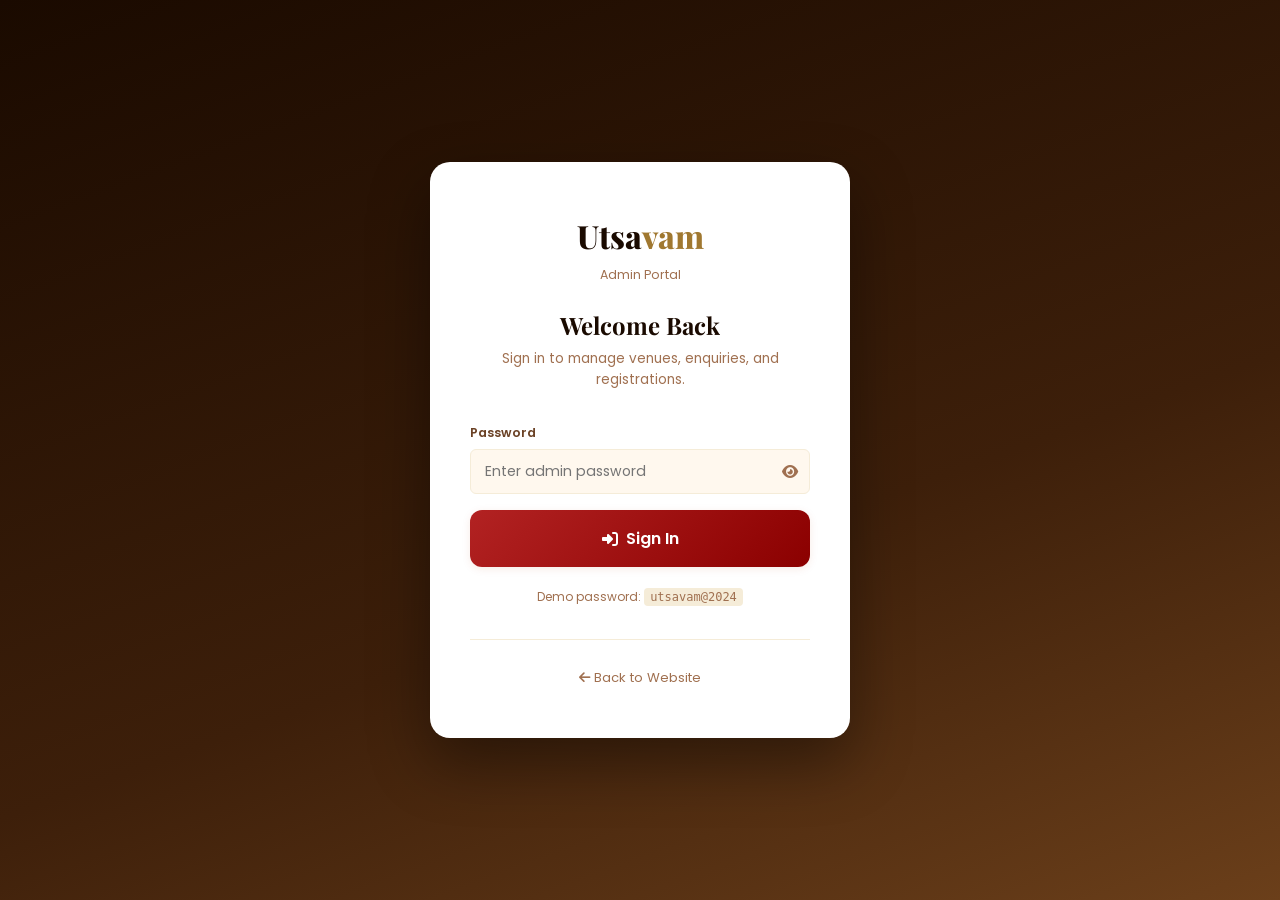
<file: admin.html>
<!DOCTYPE html>
<html lang="en">
<head>
  <meta charset="UTF-8">
  <meta name="viewport" content="width=device-width, initial-scale=1.0">
  <title>Admin Panel – Utsavam</title>
  <link rel="stylesheet" href="css/styles.css">
  <link rel="stylesheet" href="https://cdnjs.cloudflare.com/ajax/libs/font-awesome/6.5.0/css/all.min.css">
</head>
<body>

<!-- ══ LOGIN SCREEN ══ -->
<div id="loginScreen">
  <div class="admin-login">
    <div class="admin-login-card">
      <div class="admin-login-logo">
        <div class="logo-text">Utsa<span>vam</span></div>
        <small>Admin Portal</small>
      </div>
      <h2>Welcome Back</h2>
      <p>Sign in to manage venues, enquiries, and registrations.</p>
      <div id="loginError" class="login-error">
        <i class="fas fa-exclamation-circle"></i> Incorrect password. Please try again.
      </div>
      <form onsubmit="doLogin(event)">
        <div class="form-group mb-16">
          <label class="admin-label" style="text-align:left;display:block;">Password</label>
          <div style="position:relative;">
            <input type="password" class="form-control" id="loginPass" placeholder="Enter admin password" required
                   style="padding-right:44px;">
            <button type="button" onclick="togglePassVis()" style="position:absolute;right:12px;top:50%;transform:translateY(-50%);color:var(--text-light);font-size:0.9rem;background:none;border:none;cursor:pointer;">
              <i class="fas fa-eye" id="eyeIcon"></i>
            </button>
          </div>
        </div>
        <button type="submit" class="btn btn-primary btn-full btn-lg">
          <i class="fas fa-sign-in-alt"></i> Sign In
        </button>
      </form>
      <p style="margin-top:20px;font-size:0.75rem;color:var(--text-light);">
        Demo password: <code style="background:var(--cream-dark);padding:2px 6px;border-radius:4px;">utsavam@2024</code>
      </p>
      <div class="divider-line"></div>
      <a href="index.html" style="font-size:0.82rem;color:var(--text-light);">
        <i class="fas fa-arrow-left"></i> Back to Website
      </a>
    </div>
  </div>
</div>

<!-- ══ ADMIN PANEL ══ -->
<div id="adminPanel" style="display:none;">
  <div class="admin-layout">

    <!-- SIDEBAR -->
    <aside class="admin-sidebar">
      <div class="admin-sidebar-logo">
        <div class="logo-text">Utsa<span>vam</span></div>
        <small>Admin Panel</small>
      </div>
      <nav class="admin-nav">
        <div class="admin-nav-section">Main</div>
        <div class="admin-nav-item active" onclick="switchTab('dashboard')">
          <i class="fas fa-tachometer-alt"></i> Dashboard
        </div>

        <div class="admin-nav-section">Venues</div>
        <div class="admin-nav-item" onclick="switchTab('venues')">
          <i class="fas fa-building"></i> All Venues
        </div>
        <div class="admin-nav-item" onclick="switchTab('add-venue')">
          <i class="fas fa-plus-circle"></i> Add New Venue
        </div>

        <div class="admin-nav-section">Enquiries</div>
        <div class="admin-nav-item" onclick="switchTab('interests')">
          <i class="fas fa-heart"></i> Interest Requests
          <span id="interestBadge" style="margin-left:auto;background:var(--crimson);color:#fff;border-radius:30px;padding:1px 8px;font-size:0.7rem;"></span>
        </div>
        <div class="admin-nav-item" onclick="switchTab('contacts')">
          <i class="fas fa-envelope"></i> Contact Messages
          <span id="contactBadge" style="margin-left:auto;background:var(--crimson);color:#fff;border-radius:30px;padding:1px 8px;font-size:0.7rem;"></span>
        </div>
        <div class="admin-nav-item" onclick="switchTab('registrations')">
          <i class="fas fa-clipboard-list"></i> Venue Registrations
          <span id="regBadge" style="margin-left:auto;background:var(--crimson);color:#fff;border-radius:30px;padding:1px 8px;font-size:0.7rem;"></span>
        </div>
      </nav>
      <div class="admin-logout">
        <button class="admin-logout-btn" onclick="doLogout()">
          <i class="fas fa-sign-out-alt"></i> Sign Out
        </button>
      </div>
    </aside>

    <!-- MAIN -->
    <main class="admin-main">
      <div class="admin-topbar">
        <h2 id="tabTitle">Dashboard</h2>
        <div class="admin-topbar-right">
          <a href="index.html" target="_blank" class="btn btn-sm" style="color:var(--text-secondary);border:1px solid var(--cream-dark);border-radius:6px;padding:6px 12px;">
            <i class="fas fa-external-link-alt"></i> View Site
          </a>
          <div class="admin-avatar">A</div>
        </div>
      </div>

      <div class="admin-content">

        <!-- ── DASHBOARD ── -->
        <div id="tab-dashboard" class="tab-content active">
          <div class="admin-stats-grid" id="dashStats"></div>
          <div style="display:grid;grid-template-columns:1fr 1fr;gap:20px;" id="dashCards">
            <!-- Recent interests & registrations -->
          </div>
        </div>

        <!-- ── ALL VENUES ── -->
        <div id="tab-venues" class="tab-content">
          <div class="admin-card">
            <div class="admin-card-header">
              <h3><i class="fas fa-building" style="color:var(--gold-dark);margin-right:8px;"></i>All Venues</h3>
              <button class="btn btn-primary btn-sm" onclick="switchTab('add-venue')">
                <i class="fas fa-plus"></i> Add Venue
              </button>
            </div>
            <div style="padding:16px 24px 0;">
              <div class="search-bar-inline" style="margin-bottom:16px;">
                <i class="fas fa-search"></i>
                <input type="text" id="venueSearch" placeholder="Search venues…" oninput="renderVenueTable()">
              </div>
            </div>
            <div style="overflow-x:auto;">
              <table class="admin-table">
                <thead>
                  <tr>
                    <th>Photo</th>
                    <th>Name</th>
                    <th>Type</th>
                    <th>City</th>
                    <th>Capacity</th>
                    <th>Price/Day</th>
                    <th>Rating</th>
                    <th>Featured</th>
                    <th>Actions</th>
                  </tr>
                </thead>
                <tbody id="venueTableBody"></tbody>
              </table>
            </div>
          </div>
        </div>

        <!-- ── ADD / EDIT VENUE ── -->
        <div id="tab-add-venue" class="tab-content">
          <div class="admin-card">
            <div class="admin-card-header">
              <h3 id="venueFormTitle"><i class="fas fa-plus-circle" style="color:var(--gold-dark);margin-right:8px;"></i>Add New Venue</h3>
              <button class="btn btn-sm" style="color:var(--text-secondary);" onclick="resetVenueForm()">
                <i class="fas fa-undo"></i> Reset
              </button>
            </div>
            <div class="admin-card-body">
              <form id="venueForm" onsubmit="saveVenue(event)">
                <input type="hidden" id="f_id">
                <div class="admin-form-grid">
                  <div class="full-width">
                    <label class="admin-label">Venue Name *</label>
                    <input type="text" class="admin-input" id="f_name" required placeholder="e.g. Grand Palace Convention Centre">
                  </div>
                  <div>
                    <label class="admin-label">Venue Type *</label>
                    <select class="admin-input" id="f_type" required>
                      <option value="">Select type</option>
                      <option value="wedding_hall">Wedding Hall</option>
                      <option value="convention_center">Convention Centre</option>
                      <option value="farm_house">Farm House</option>
                      <option value="party_hall">Party Hall</option>
                      <option value="resort">Resort</option>
                      <option value="other">Other</option>
                    </select>
                  </div>
                  <div>
                    <label class="admin-label">Guest Capacity *</label>
                    <input type="number" class="admin-input" id="f_capacity" required placeholder="e.g. 500" min="1">
                  </div>
                  <div>
                    <label class="admin-label">City *</label>
                    <input type="text" class="admin-input" id="f_city" required placeholder="e.g. Hyderabad">
                  </div>
                  <div>
                    <label class="admin-label">Area / Locality *</label>
                    <input type="text" class="admin-input" id="f_area" required placeholder="e.g. Banjara Hills">
                  </div>
                  <div class="full-width">
                    <label class="admin-label">Full Address *</label>
                    <input type="text" class="admin-input" id="f_address" required placeholder="Full address">
                  </div>
                  <div>
                    <label class="admin-label">Price per Day (₹) *</label>
                    <input type="number" class="admin-input" id="f_price" required placeholder="e.g. 150000" min="1">
                  </div>
                  <div>
                    <label class="admin-label">Phone *</label>
                    <input type="tel" class="admin-input" id="f_phone" required placeholder="+91 98765 43210">
                  </div>
                  <div>
                    <label class="admin-label">Email *</label>
                    <input type="email" class="admin-input" id="f_email" required placeholder="info@venue.com">
                  </div>
                  <div>
                    <label class="admin-label">Rating (0–5)</label>
                    <input type="number" class="admin-input" id="f_rating" placeholder="4.5" min="0" max="5" step="0.1">
                  </div>
                  <div class="full-width">
                    <label class="admin-label">Description *</label>
                    <textarea class="admin-input" id="f_description" rows="4" required placeholder="Describe the venue…"></textarea>
                  </div>
                  <div class="full-width">
                    <label class="admin-label">Amenities <span style="font-weight:400;color:var(--text-light);">(comma-separated)</span></label>
                    <input type="text" class="admin-input" id="f_amenities" placeholder="AC, Parking, Catering, DJ, Wi-Fi, Pool">
                  </div>
                  <div class="full-width">
                    <label class="admin-label">Photo URLs <span style="font-weight:400;color:var(--text-light);">(one per line)</span></label>
                    <textarea class="admin-input" id="f_photoUrls" rows="3" placeholder="https://... (paste image URLs, one per line)"></textarea>
                  </div>
                  <div class="full-width">
                    <label class="admin-label">Upload Photos (optional — adds to URLs above)</label>
                    <div class="photo-upload-area" id="photoUploadArea"
                         onclick="document.getElementById('photoFileInput').click()"
                         ondragover="event.preventDefault();this.classList.add('dragover')"
                         ondragleave="this.classList.remove('dragover')"
                         ondrop="handlePhotoDrop(event)">
                      <i class="fas fa-cloud-upload-alt"></i>
                      <p>Click to upload or <span>drag and drop</span> photos here</p>
                      <p style="font-size:0.75rem;margin-top:4px;">JPG, PNG — max 5 photos</p>
                    </div>
                    <input type="file" id="photoFileInput" accept="image/*" multiple style="display:none" onchange="handlePhotoUpload(event)">
                    <div class="photo-preview-grid" id="photoPreviewGrid"></div>
                  </div>
                  <div style="display:flex;align-items:center;gap:10px;">
                    <input type="checkbox" id="f_featured" style="width:18px;height:18px;accent-color:var(--crimson);">
                    <label for="f_featured" style="cursor:pointer;font-size:0.88rem;color:var(--text-primary);">Mark as Featured Venue</label>
                  </div>
                </div>
                <div style="margin-top:24px;display:flex;gap:12px;">
                  <button type="submit" class="btn btn-primary">
                    <i class="fas fa-save"></i> <span id="saveVenueBtnText">Save Venue</span>
                  </button>
                  <button type="button" class="btn btn-outline" onclick="resetVenueForm()">Cancel</button>
                </div>
              </form>
            </div>
          </div>
        </div>

        <!-- ── INTEREST REQUESTS ── -->
        <div id="tab-interests" class="tab-content">
          <div class="admin-card">
            <div class="admin-card-header">
              <h3><i class="fas fa-heart" style="color:var(--crimson);margin-right:8px;"></i>Interest Requests</h3>
            </div>
            <div style="overflow-x:auto;">
              <table class="admin-table">
                <thead>
                  <tr>
                    <th>Date</th>
                    <th>Venue</th>
                    <th>Customer Name</th>
                    <th>Phone</th>
                    <th>Event Type</th>
                    <th>Guests</th>
                    <th>Event Date</th>
                    <th>Actions</th>
                  </tr>
                </thead>
                <tbody id="interestTableBody"></tbody>
              </table>
            </div>
          </div>
        </div>

        <!-- ── CONTACT MESSAGES ── -->
        <div id="tab-contacts" class="tab-content">
          <div class="admin-card">
            <div class="admin-card-header">
              <h3><i class="fas fa-envelope" style="color:var(--gold-dark);margin-right:8px;"></i>Contact Messages</h3>
            </div>
            <div style="overflow-x:auto;">
              <table class="admin-table">
                <thead>
                  <tr>
                    <th>Date</th>
                    <th>Name</th>
                    <th>Email</th>
                    <th>Phone</th>
                    <th>Subject</th>
                    <th>Message</th>
                    <th>Actions</th>
                  </tr>
                </thead>
                <tbody id="contactTableBody"></tbody>
              </table>
            </div>
          </div>
        </div>

        <!-- ── VENUE REGISTRATIONS ── -->
        <div id="tab-registrations" class="tab-content">
          <div class="admin-card">
            <div class="admin-card-header">
              <h3><i class="fas fa-clipboard-list" style="color:var(--gold-dark);margin-right:8px;"></i>Venue Registration Requests</h3>
            </div>
            <div style="overflow-x:auto;">
              <table class="admin-table">
                <thead>
                  <tr>
                    <th>Date</th>
                    <th>Venue Name</th>
                    <th>Type</th>
                    <th>City</th>
                    <th>Contact</th>
                    <th>Phone</th>
                    <th>Capacity</th>
                    <th>Status</th>
                    <th>Actions</th>
                  </tr>
                </thead>
                <tbody id="regTableBody"></tbody>
              </table>
            </div>
          </div>
        </div>

      </div>
    </main>
  </div>
</div>

<!-- Delete Confirm Modal -->
<div class="modal-overlay" id="deleteModal">
  <div class="modal" style="max-width:420px;text-align:center;">
    <div style="font-size:2.5rem;color:var(--crimson);margin-bottom:16px;"><i class="fas fa-trash-alt"></i></div>
    <h3 style="margin-bottom:8px;">Delete Venue?</h3>
    <p style="margin-bottom:24px;font-size:0.88rem;">This will permanently remove the venue from the listing. This action cannot be undone.</p>
    <div style="display:flex;gap:12px;justify-content:center;">
      <button class="btn btn-outline" onclick="closeModal('deleteModal')">Cancel</button>
      <button class="btn btn-primary" id="confirmDeleteBtn" onclick="confirmDelete()">Delete</button>
    </div>
  </div>
</div>

<!-- Registration Detail Modal -->
<div class="modal-overlay" id="regDetailModal">
  <div class="modal">
    <div class="modal-header">
      <h3>Registration Details</h3>
      <button class="modal-close" onclick="closeModal('regDetailModal')"><i class="fas fa-times"></i></button>
    </div>
    <div id="regDetailBody"></div>
  </div>
</div>

<script src="js/data.js"></script>
<script>
/* ── Auth ── */
let pendingDeleteId = null;
let uploadedPhotoDataUrls = [];

function doLogin(e) {
  e.preventDefault();
  const pass = document.getElementById('loginPass').value;
  if (AdminAuth.login(pass)) {
    document.getElementById('loginScreen').style.display = 'none';
    document.getElementById('adminPanel').style.display = 'block';
    loadAdminPanel();
  } else {
    document.getElementById('loginError').style.display = 'flex';
    document.getElementById('loginPass').value = '';
  }
}
function doLogout() {
  AdminAuth.logout();
  document.getElementById('adminPanel').style.display = 'none';
  document.getElementById('loginScreen').style.display = 'block';
  document.getElementById('loginPass').value = '';
}
function togglePassVis() {
  const inp = document.getElementById('loginPass');
  const ic  = document.getElementById('eyeIcon');
  if (inp.type === 'password') { inp.type = 'text'; ic.className = 'fas fa-eye-slash'; }
  else { inp.type = 'password'; ic.className = 'fas fa-eye'; }
}

/* ── Tab Switching ── */
function switchTab(name) {
  document.querySelectorAll('.tab-content').forEach(t => t.classList.remove('active'));
  document.getElementById('tab-' + name).classList.add('active');
  document.querySelectorAll('.admin-nav-item').forEach(i => i.classList.remove('active'));
  const items = document.querySelectorAll('.admin-nav-item');
  items.forEach(i => { if (i.getAttribute('onclick')?.includes(name)) i.classList.add('active'); });
  const titles = {
    'dashboard': 'Dashboard', 'venues': 'All Venues', 'add-venue': 'Add New Venue',
    'interests': 'Interest Requests', 'contacts': 'Contact Messages', 'registrations': 'Venue Registrations',
  };
  document.getElementById('tabTitle').textContent = titles[name] || 'Admin';
  if (name === 'dashboard')     renderDashboard();
  if (name === 'venues')        renderVenueTable();
  if (name === 'interests')     renderInterestTable();
  if (name === 'contacts')      renderContactTable();
  if (name === 'registrations') renderRegTable();
}

/* ── Load Panel ── */
function loadAdminPanel() {
  updateBadges();
  renderDashboard();
}

function updateBadges() {
  const unreadInterests = InterestDB.all().filter(i => !i.read).length;
  const unreadContacts  = ContactDB.all().filter(c => !c.read).length;
  const pendingRegs     = RegistrationDB.all().filter(r => r.status === 'pending').length;
  const ib = document.getElementById('interestBadge');
  const cb = document.getElementById('contactBadge');
  const rb = document.getElementById('regBadge');
  if (ib) ib.textContent = unreadInterests || '';
  if (cb) cb.textContent = unreadContacts  || '';
  if (rb) rb.textContent = pendingRegs     || '';
}

/* ── Dashboard ── */
function renderDashboard() {
  const venues     = VenueDB.all();
  const interests  = InterestDB.all();
  const contacts   = ContactDB.all();
  const regs       = RegistrationDB.all();
  const pendingReg = regs.filter(r => r.status === 'pending');

  document.getElementById('dashStats').innerHTML = `
    <div class="admin-stat-card">
      <div class="admin-stat-icon red"><i class="fas fa-building"></i></div>
      <div><div class="admin-stat-number">${venues.length}</div><div class="admin-stat-label">Total Venues</div></div>
    </div>
    <div class="admin-stat-card">
      <div class="admin-stat-icon gold"><i class="fas fa-heart"></i></div>
      <div><div class="admin-stat-number">${interests.length}</div><div class="admin-stat-label">Interest Requests</div></div>
    </div>
    <div class="admin-stat-card">
      <div class="admin-stat-icon green"><i class="fas fa-envelope"></i></div>
      <div><div class="admin-stat-number">${contacts.length}</div><div class="admin-stat-label">Messages</div></div>
    </div>
    <div class="admin-stat-card">
      <div class="admin-stat-icon blue"><i class="fas fa-clipboard-list"></i></div>
      <div><div class="admin-stat-number">${pendingReg.length}</div><div class="admin-stat-label">Pending Registrations</div></div>
    </div>`;

  const recentInterests = interests.slice(0, 5);
  const recentRegs      = regs.slice(0, 5);

  document.getElementById('dashCards').innerHTML = `
    <div class="admin-card">
      <div class="admin-card-header">
        <h3>Recent Interest Requests</h3>
        <button class="btn btn-sm" style="color:var(--crimson);font-size:0.78rem;" onclick="switchTab('interests')">View All</button>
      </div>
      <div class="admin-card-body" style="padding:0;">
        ${recentInterests.length ? recentInterests.map(i => `
          <div style="padding:12px 20px;border-bottom:1px solid #F5EFE7;display:flex;align-items:center;gap:12px;">
            <div style="width:8px;height:8px;border-radius:50%;background:${i.read?'var(--cream-dark)':'var(--crimson)'};flex-shrink:0;"></div>
            <div style="flex:1;min-width:0;">
              <div style="font-size:0.85rem;font-weight:600;color:var(--brown-deep);">${Utils.escapeHtml(i.name)}</div>
              <div style="font-size:0.76rem;color:var(--text-light);">${Utils.escapeHtml(i.venueName)} · ${i.eventType || 'Event'}</div>
            </div>
            <div style="font-size:0.72rem;color:var(--text-light);flex-shrink:0;">${Utils.formatDate(i.date)}</div>
          </div>`).join('')
        : '<div class="empty-state" style="padding:32px;"><i class="fas fa-inbox"></i><p>No requests yet</p></div>'}
      </div>
    </div>
    <div class="admin-card">
      <div class="admin-card-header">
        <h3>Venue Registrations</h3>
        <button class="btn btn-sm" style="color:var(--crimson);font-size:0.78rem;" onclick="switchTab('registrations')">View All</button>
      </div>
      <div class="admin-card-body" style="padding:0;">
        ${recentRegs.length ? recentRegs.map(r => `
          <div style="padding:12px 20px;border-bottom:1px solid #F5EFE7;display:flex;align-items:center;gap:12px;">
            <span class="badge badge-${r.status==='pending'?'crimson':r.status==='approved'?'green':'blue'}">${r.status}</span>
            <div style="flex:1;min-width:0;">
              <div style="font-size:0.85rem;font-weight:600;color:var(--brown-deep);">${Utils.escapeHtml(r.venueName)}</div>
              <div style="font-size:0.76rem;color:var(--text-light);">${Utils.escapeHtml(r.city)} · ${Utils.typeLabel(r.venueType)}</div>
            </div>
            <div style="font-size:0.72rem;color:var(--text-light);flex-shrink:0;">${Utils.formatDate(r.date)}</div>
          </div>`).join('')
        : '<div class="empty-state" style="padding:32px;"><i class="fas fa-inbox"></i><p>No registrations yet</p></div>'}
      </div>
    </div>`;
}

/* ── Venue Table ── */
function renderVenueTable() {
  const query  = (document.getElementById('venueSearch')?.value || '').toLowerCase();
  const venues = VenueDB.all().filter(v => !query || v.name.toLowerCase().includes(query) || v.city.toLowerCase().includes(query));
  const tbody  = document.getElementById('venueTableBody');
  if (!tbody) return;
  tbody.innerHTML = venues.length ? venues.map(v => `
    <tr>
      <td><img src="${v.photos?.[0] || ''}" class="table-venue-img" alt="${Utils.escapeHtml(v.name)}"></td>
      <td style="font-weight:600;color:var(--brown-deep);max-width:180px;white-space:nowrap;overflow:hidden;text-overflow:ellipsis;">${Utils.escapeHtml(v.name)}</td>
      <td><span class="badge badge-gold">${Utils.typeLabel(v.type)}</span></td>
      <td>${Utils.escapeHtml(v.city)}</td>
      <td>${v.capacity.toLocaleString()}</td>
      <td>${Utils.formatPrice(v.price)}</td>
      <td><i class="fas fa-star" style="color:#F59E0B;"></i> ${v.rating ? v.rating.toFixed(1) : '—'}</td>
      <td>${v.featured ? '<span class="badge badge-crimson"><i class="fas fa-check"></i> Yes</span>' : '<span style="color:var(--text-light);font-size:0.8rem;">No</span>'}</td>
      <td>
        <div class="table-actions">
          <button class="action-btn action-btn-edit" onclick="editVenue('${v.id}')">Edit</button>
          <a href="venue-detail.html?id=${v.id}" target="_blank" class="action-btn" style="background:#F0FFF4;color:#2E7D32;border:1px solid #A8D5B5;">View</a>
          <button class="action-btn action-btn-delete" onclick="deleteVenue('${v.id}')">Delete</button>
        </div>
      </td>
    </tr>`).join('') : `<tr><td colspan="9"><div class="empty-state"><i class="fas fa-building"></i><p>No venues found</p></div></td></tr>`;
}

/* ── Save Venue ── */
function saveVenue(e) {
  e.preventDefault();
  const id = document.getElementById('f_id').value;
  // Collect URL photos
  const urlLines = document.getElementById('f_photoUrls').value.split('\n').map(l => l.trim()).filter(l => l.startsWith('http'));
  const photos   = [...urlLines, ...uploadedPhotoDataUrls].slice(0, 8);
  if (photos.length === 0) photos.push('https://images.unsplash.com/photo-1519741497674-611481863552?w=800&q=80');

  const data = {
    name:        document.getElementById('f_name').value,
    type:        document.getElementById('f_type').value,
    capacity:    Number(document.getElementById('f_capacity').value),
    city:        document.getElementById('f_city').value,
    area:        document.getElementById('f_area').value,
    address:     document.getElementById('f_address').value,
    price:       Number(document.getElementById('f_price').value),
    priceUnit:   'day',
    phone:       document.getElementById('f_phone').value,
    email:       document.getElementById('f_email').value,
    description: document.getElementById('f_description').value,
    amenities:   document.getElementById('f_amenities').value.split(',').map(s => s.trim()).filter(Boolean),
    photos:      photos,
    featured:    document.getElementById('f_featured').checked,
    approved:    true,
    rating:      parseFloat(document.getElementById('f_rating').value) || 0,
    reviewCount: 0,
    tags:        document.getElementById('f_featured').checked ? ['Featured'] : [],
  };

  if (id) {
    VenueDB.update(id, data);
    showToast('Venue updated successfully!', 'success');
  } else {
    VenueDB.add(data);
    showToast('Venue added successfully!', 'success');
  }
  resetVenueForm();
  switchTab('venues');
}

function editVenue(id) {
  const v = VenueDB.byId(id);
  if (!v) return;
  document.getElementById('f_id').value          = v.id;
  document.getElementById('f_name').value        = v.name;
  document.getElementById('f_type').value        = v.type;
  document.getElementById('f_capacity').value    = v.capacity;
  document.getElementById('f_city').value        = v.city;
  document.getElementById('f_area').value        = v.area;
  document.getElementById('f_address').value     = v.address;
  document.getElementById('f_price').value       = v.price;
  document.getElementById('f_phone').value       = v.phone;
  document.getElementById('f_email').value       = v.email;
  document.getElementById('f_rating').value      = v.rating;
  document.getElementById('f_description').value = v.description;
  document.getElementById('f_amenities').value   = (v.amenities || []).join(', ');
  document.getElementById('f_photoUrls').value   = (v.photos || []).filter(p => p.startsWith('http')).join('\n');
  document.getElementById('f_featured').checked  = !!v.featured;
  document.getElementById('venueFormTitle').innerHTML = '<i class="fas fa-edit" style="color:var(--gold-dark);margin-right:8px;"></i>Edit Venue';
  document.getElementById('saveVenueBtnText').textContent = 'Update Venue';
  switchTab('add-venue');
  window.scrollTo({ top: 0, behavior: 'smooth' });
}

function resetVenueForm() {
  document.getElementById('venueForm').reset();
  document.getElementById('f_id').value = '';
  document.getElementById('venueFormTitle').innerHTML = '<i class="fas fa-plus-circle" style="color:var(--gold-dark);margin-right:8px;"></i>Add New Venue';
  document.getElementById('saveVenueBtnText').textContent = 'Save Venue';
  document.getElementById('photoPreviewGrid').innerHTML = '';
  uploadedPhotoDataUrls = [];
}

function deleteVenue(id) {
  pendingDeleteId = id;
  openModal('deleteModal');
}
function confirmDelete() {
  if (pendingDeleteId) {
    VenueDB.delete(pendingDeleteId);
    pendingDeleteId = null;
    closeModal('deleteModal');
    showToast('Venue deleted.', 'success');
    renderVenueTable();
    updateBadges();
  }
}

/* ── Photo Upload ── */
function handlePhotoUpload(event) {
  processPhotoFiles(event.target.files);
}
function handlePhotoDrop(event) {
  event.preventDefault();
  document.getElementById('photoUploadArea').classList.remove('dragover');
  processPhotoFiles(event.dataTransfer.files);
}
function processPhotoFiles(files) {
  const remaining = 5 - uploadedPhotoDataUrls.length;
  Array.from(files).slice(0, remaining).forEach(file => {
    if (!file.type.startsWith('image/')) return;
    const reader = new FileReader();
    reader.onload = (e) => {
      uploadedPhotoDataUrls.push(e.target.result);
      renderPhotoPreview();
    };
    reader.readAsDataURL(file);
  });
}
function renderPhotoPreview() {
  const grid = document.getElementById('photoPreviewGrid');
  grid.innerHTML = uploadedPhotoDataUrls.map((url, i) => `
    <div class="photo-preview-item">
      <img src="${url}" alt="Photo ${i+1}">
      <button class="photo-preview-remove" onclick="removePhoto(${i})"><i class="fas fa-times"></i></button>
    </div>`).join('');
}
function removePhoto(i) {
  uploadedPhotoDataUrls.splice(i, 1);
  renderPhotoPreview();
}

/* ── Interest Table ── */
function renderInterestTable() {
  const interests = InterestDB.all();
  const tbody     = document.getElementById('interestTableBody');
  tbody.innerHTML = interests.length ? interests.map(i => `
    <tr>
      <td style="white-space:nowrap;">${Utils.formatDate(i.date)}</td>
      <td style="max-width:160px;white-space:nowrap;overflow:hidden;text-overflow:ellipsis;">${Utils.escapeHtml(i.venueName)}</td>
      <td style="font-weight:600;">${Utils.escapeHtml(i.name)}</td>
      <td><a href="tel:${i.phone}" style="color:var(--crimson);">${i.phone}</a></td>
      <td>${i.eventType || '—'}</td>
      <td>${i.guests || '—'}</td>
      <td>${i.date ? Utils.formatDate(i.date) : '—'}</td>
      <td>
        <div class="table-actions">
          ${!i.read ? `<button class="action-btn action-btn-approve" onclick="markInterestRead('${i.id}')">Mark Read</button>` : '<span style="color:var(--text-light);font-size:0.75rem;">Read</span>'}
          <button class="action-btn action-btn-delete" onclick="deleteInterest('${i.id}')">Delete</button>
        </div>
      </td>
    </tr>`).join('')
  : `<tr><td colspan="8"><div class="empty-state" style="padding:40px;"><i class="fas fa-heart"></i><p>No interest requests yet</p></div></td></tr>`;
}
function markInterestRead(id) { InterestDB.markRead(id); updateBadges(); renderInterestTable(); }
function deleteInterest(id)   { InterestDB.delete(id);   updateBadges(); renderInterestTable(); showToast('Deleted.'); }

/* ── Contact Table ── */
function renderContactTable() {
  const msgs  = ContactDB.all();
  const tbody = document.getElementById('contactTableBody');
  tbody.innerHTML = msgs.length ? msgs.map(m => `
    <tr>
      <td style="white-space:nowrap;">${Utils.formatDate(m.date)}</td>
      <td style="font-weight:600;">${Utils.escapeHtml(m.name)}</td>
      <td><a href="mailto:${m.email}" style="color:var(--crimson);">${Utils.escapeHtml(m.email)}</a></td>
      <td>${m.phone || '—'}</td>
      <td>${Utils.escapeHtml(m.subject || '—')}</td>
      <td style="max-width:200px;white-space:nowrap;overflow:hidden;text-overflow:ellipsis;">${Utils.escapeHtml(m.message)}</td>
      <td><button class="action-btn action-btn-delete" onclick="deleteContact('${m.id}')">Delete</button></td>
    </tr>`).join('')
  : `<tr><td colspan="7"><div class="empty-state" style="padding:40px;"><i class="fas fa-envelope"></i><p>No messages yet</p></div></td></tr>`;
}
function deleteContact(id) { ContactDB.delete(id); updateBadges(); renderContactTable(); showToast('Deleted.'); }

/* ── Registration Table ── */
function renderRegTable() {
  const regs  = RegistrationDB.all();
  const tbody = document.getElementById('regTableBody');
  tbody.innerHTML = regs.length ? regs.map(r => `
    <tr>
      <td style="white-space:nowrap;">${Utils.formatDate(r.date)}</td>
      <td style="font-weight:600;max-width:160px;white-space:nowrap;overflow:hidden;text-overflow:ellipsis;">${Utils.escapeHtml(r.venueName)}</td>
      <td><span class="badge badge-gold">${Utils.typeLabel(r.venueType)}</span></td>
      <td>${Utils.escapeHtml(r.city)}</td>
      <td>${Utils.escapeHtml(r.contactName)}</td>
      <td><a href="tel:${r.phone}" style="color:var(--crimson);">${r.phone}</a></td>
      <td>${Number(r.capacity).toLocaleString()}</td>
      <td><span class="badge badge-${r.status==='pending'?'crimson':r.status==='approved'?'green':'blue'}">${r.status}</span></td>
      <td>
        <div class="table-actions">
          <button class="action-btn" style="background:#EFF6FF;color:#1D4ED8;border:1px solid #BFDBFE;" onclick="viewRegDetail('${r.id}')">Details</button>
          ${r.status === 'pending' ? `
            <button class="action-btn action-btn-approve" onclick="approveReg('${r.id}')">Approve</button>
            <button class="action-btn action-btn-delete" onclick="rejectReg('${r.id}')">Reject</button>` : ''}
          <button class="action-btn action-btn-delete" onclick="deleteReg('${r.id}')">Del</button>
        </div>
      </td>
    </tr>`).join('')
  : `<tr><td colspan="9"><div class="empty-state" style="padding:40px;"><i class="fas fa-clipboard-list"></i><p>No registration requests yet</p></div></td></tr>`;
}

function approveReg(id) {
  RegistrationDB.approve(id);
  updateBadges(); renderRegTable(); renderDashboard();
  showToast('Venue approved and added to listings!', 'success');
}
function rejectReg(id) {
  RegistrationDB.reject(id);
  updateBadges(); renderRegTable();
  showToast('Registration rejected.', 'error');
}
function deleteReg(id) {
  RegistrationDB.delete(id);
  updateBadges(); renderRegTable();
  showToast('Deleted.');
}
function viewRegDetail(id) {
  const r = RegistrationDB.all().find(reg => reg.id === id);
  if (!r) return;
  document.getElementById('regDetailBody').innerHTML = `
    <div style="display:grid;grid-template-columns:1fr 1fr;gap:16px;margin-bottom:20px;">
      <div><div class="admin-label">Venue Name</div><div style="font-weight:600;">${Utils.escapeHtml(r.venueName)}</div></div>
      <div><div class="admin-label">Type</div><div>${Utils.typeLabel(r.venueType)}</div></div>
      <div><div class="admin-label">City</div><div>${Utils.escapeHtml(r.city)}</div></div>
      <div><div class="admin-label">Area</div><div>${Utils.escapeHtml(r.area)}</div></div>
      <div><div class="admin-label">Capacity</div><div>${Number(r.capacity).toLocaleString()} guests</div></div>
      <div><div class="admin-label">Price/Day</div><div>${Utils.formatPrice(Number(r.price))}</div></div>
      <div class="full-width" style="grid-column:1/-1;"><div class="admin-label">Address</div><div>${Utils.escapeHtml(r.address)}</div></div>
      <div class="full-width" style="grid-column:1/-1;"><div class="admin-label">Description</div><div style="font-size:0.85rem;line-height:1.6;">${Utils.escapeHtml(r.description)}</div></div>
      <div class="full-width" style="grid-column:1/-1;"><div class="admin-label">Amenities</div><div style="font-size:0.85rem;">${Utils.escapeHtml(r.amenities || '—')}</div></div>
      <div><div class="admin-label">Contact</div><div>${Utils.escapeHtml(r.contactName)}</div></div>
      <div><div class="admin-label">Designation</div><div>${Utils.escapeHtml(r.designation || '—')}</div></div>
      <div><div class="admin-label">Phone</div><div><a href="tel:${r.phone}" style="color:var(--crimson);">${r.phone}</a></div></div>
      <div><div class="admin-label">Email</div><div><a href="mailto:${r.email}" style="color:var(--crimson);">${Utils.escapeHtml(r.email)}</a></div></div>
    </div>
    ${r.status === 'pending' ? `
    <div style="display:flex;gap:12px;border-top:1px solid var(--cream-dark);padding-top:20px;">
      <button class="btn btn-primary" onclick="approveReg('${r.id}');closeModal('regDetailModal')">
        <i class="fas fa-check"></i> Approve & Add to Listings
      </button>
      <button class="btn btn-outline" style="color:var(--crimson);border-color:var(--crimson);" onclick="rejectReg('${r.id}');closeModal('regDetailModal')">
        Reject
      </button>
    </div>` : `<p class="badge badge-${r.status==='approved'?'green':'blue'}" style="font-size:0.85rem;">Status: ${r.status}</p>`}`;
  openModal('regDetailModal');
}

/* ── Init ── */
document.addEventListener('DOMContentLoaded', () => {
  if (AdminAuth.isLoggedIn()) {
    document.getElementById('loginScreen').style.display = 'none';
    document.getElementById('adminPanel').style.display = 'block';
    loadAdminPanel();
  }
});
</script>
</body>
</html>
</file>
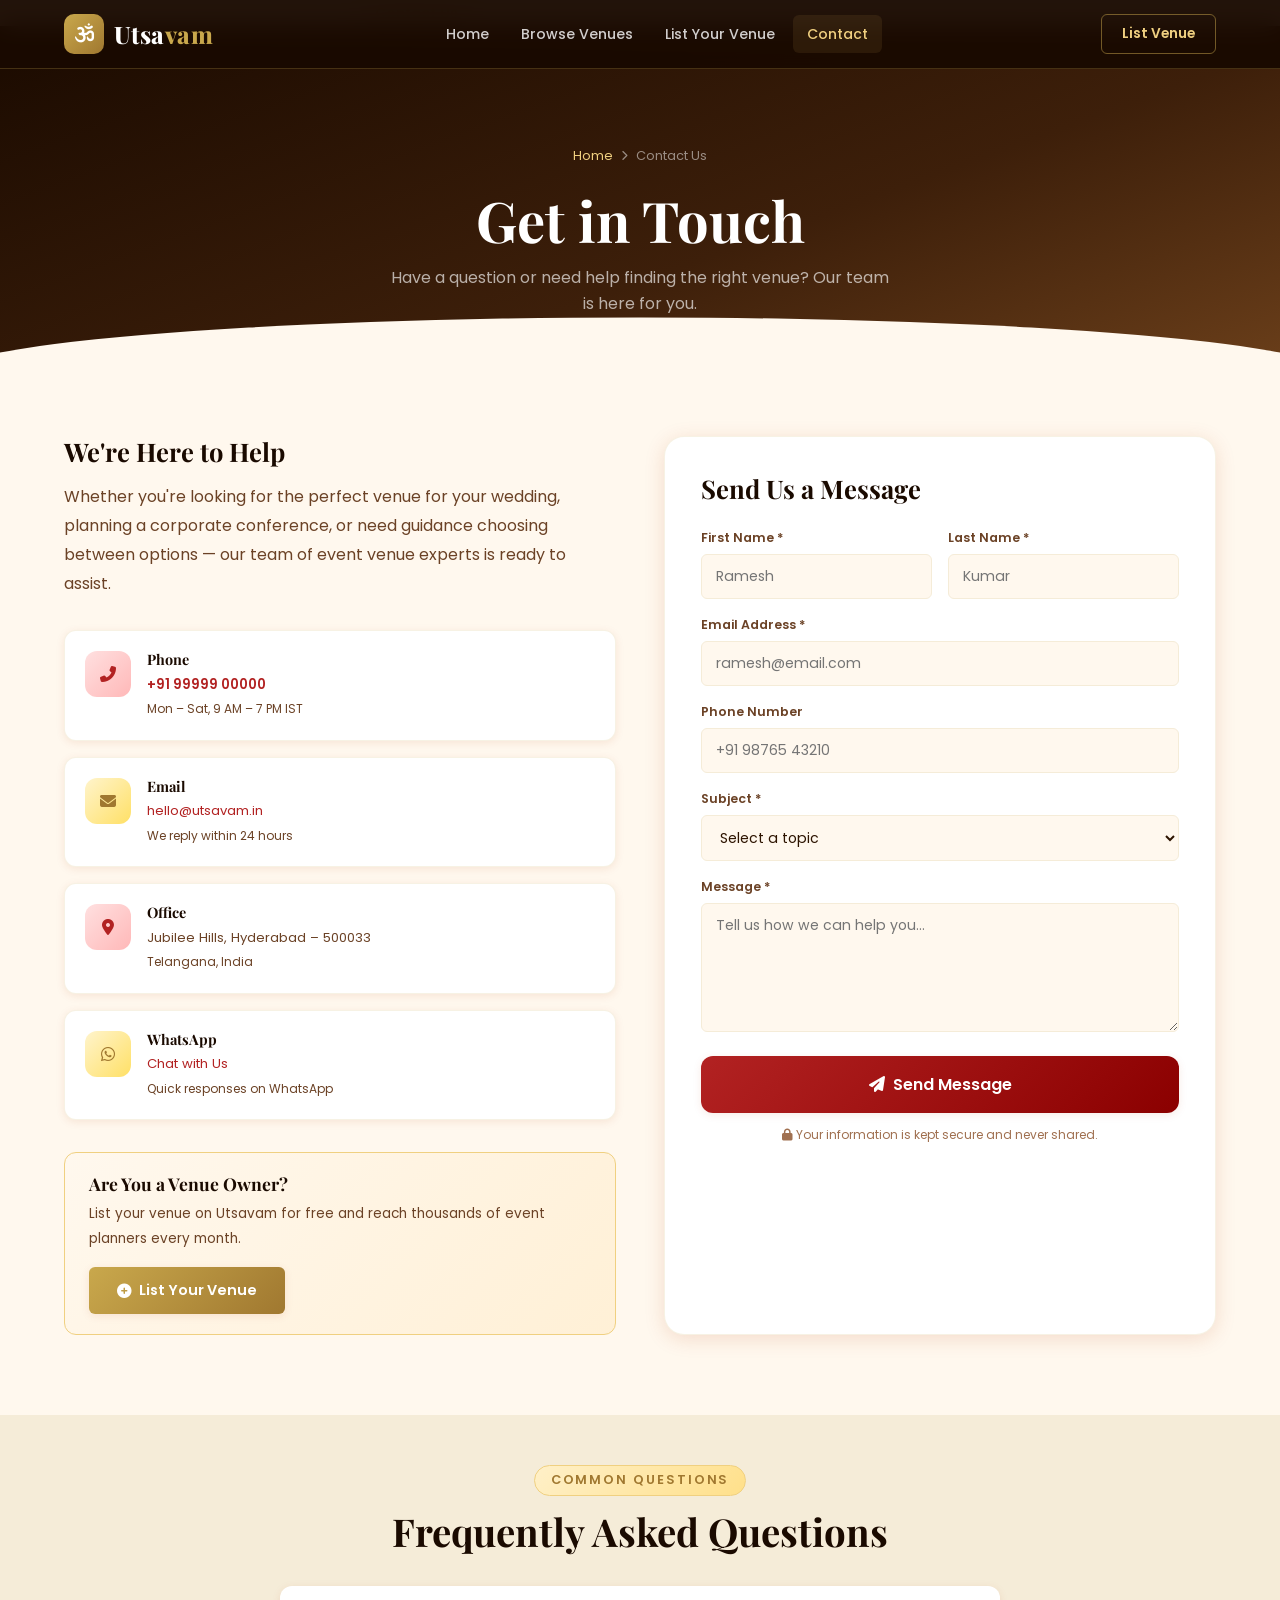
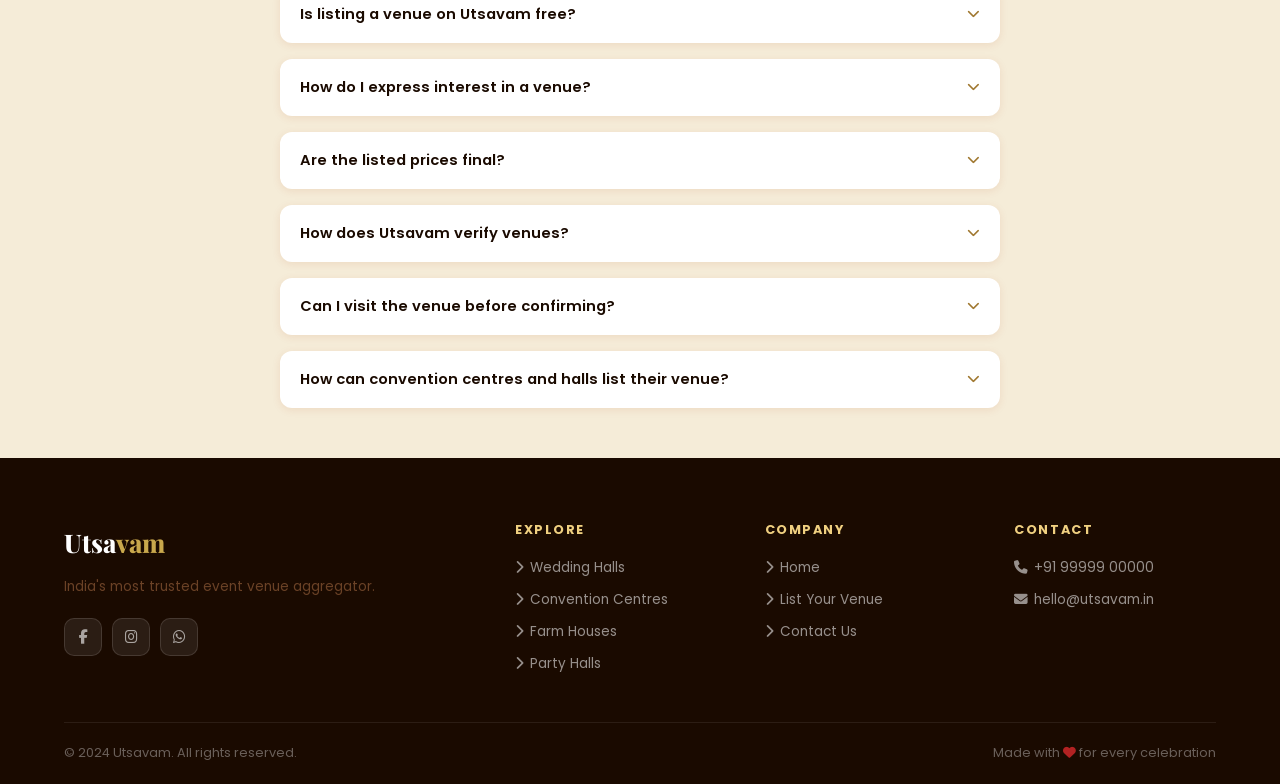
<file: contact.html>
<!DOCTYPE html>
<html lang="en">
<head>
  <meta charset="UTF-8">
  <meta name="viewport" content="width=device-width, initial-scale=1.0">
  <title>Contact Us – Utsavam</title>
  <link rel="stylesheet" href="css/styles.css">
  <link rel="stylesheet" href="https://cdnjs.cloudflare.com/ajax/libs/font-awesome/6.5.0/css/all.min.css">
</head>
<body>

<!-- NAVBAR -->
<nav class="navbar" id="navbar">
  <div class="navbar-inner">
    <a href="index.html" class="navbar-logo">
      <div class="logo-icon"><i class="fas fa-om"></i></div>
      <span class="logo-text">Utsa<span>vam</span></span>
    </a>
    <div class="navbar-links">
      <a href="index.html"           class="nav-link">Home</a>
      <a href="venues.html"          class="nav-link">Browse Venues</a>
      <a href="register-venue.html"  class="nav-link">List Your Venue</a>
      <a href="contact.html"         class="nav-link active">Contact</a>
    </div>
    <div class="navbar-cta">
      <a href="register-venue.html" class="btn btn-nav btn-nav-outline">List Venue</a>
    </div>
    <div class="hamburger" id="hamburger"><span></span><span></span><span></span></div>
  </div>
</nav>
<div class="mobile-menu" id="mobileMenu">
  <a href="index.html"          class="nav-link">Home</a>
  <a href="venues.html"         class="nav-link">Browse Venues</a>
  <a href="register-venue.html" class="nav-link">List Your Venue</a>
  <a href="contact.html"        class="nav-link">Contact Us</a>
</div>

<!-- PAGE HERO -->
<section class="page-hero">
  <div class="container">
    <div class="breadcrumb">
      <a href="index.html">Home</a>
      <i class="fas fa-chevron-right"></i>
      <span>Contact Us</span>
    </div>
    <h1>Get in Touch</h1>
    <p>Have a question or need help finding the right venue? Our team is here for you.</p>
  </div>
</section>

<div class="container">
  <div class="contact-layout">

    <!-- Info Side -->
    <div class="contact-info">
      <h3>We're Here to Help</h3>
      <p>Whether you're looking for the perfect venue for your wedding, planning a corporate conference, or need guidance choosing between options — our team of event venue experts is ready to assist.</p>

      <div class="contact-cards">
        <div class="contact-card">
          <div class="contact-card-icon"><i class="fas fa-phone-alt"></i></div>
          <div>
            <h5>Phone</h5>
            <p><a href="tel:+919999900000" style="color:var(--crimson);font-weight:600;">+91 99999 00000</a></p>
            <p style="font-size:0.75rem;margin-top:2px;">Mon – Sat, 9 AM – 7 PM IST</p>
          </div>
        </div>
        <div class="contact-card">
          <div class="contact-card-icon gold"><i class="fas fa-envelope"></i></div>
          <div>
            <h5>Email</h5>
            <p><a href="mailto:hello@utsavam.in" style="color:var(--crimson);">hello@utsavam.in</a></p>
            <p style="font-size:0.75rem;margin-top:2px;">We reply within 24 hours</p>
          </div>
        </div>
        <div class="contact-card">
          <div class="contact-card-icon"><i class="fas fa-map-marker-alt"></i></div>
          <div>
            <h5>Office</h5>
            <p>Jubilee Hills, Hyderabad – 500033</p>
            <p style="font-size:0.75rem;margin-top:2px;">Telangana, India</p>
          </div>
        </div>
        <div class="contact-card">
          <div class="contact-card-icon gold"><i class="fab fa-whatsapp"></i></div>
          <div>
            <h5>WhatsApp</h5>
            <p><a href="https://wa.me/919999900000" target="_blank" style="color:var(--crimson);">Chat with Us</a></p>
            <p style="font-size:0.75rem;margin-top:2px;">Quick responses on WhatsApp</p>
          </div>
        </div>
      </div>

      <div class="highlight-box mt-32">
        <h4 style="margin-bottom:8px;color:var(--brown-deep);">Are You a Venue Owner?</h4>
        <p style="font-size:0.85rem;margin-bottom:16px;">List your venue on Utsavam for free and reach thousands of event planners every month.</p>
        <a href="register-venue.html" class="btn btn-gold">
          <i class="fas fa-plus-circle"></i> List Your Venue
        </a>
      </div>
    </div>

    <!-- Contact Form -->
    <div class="contact-form-card">
      <h3>Send Us a Message</h3>
      <div id="contactSuccess" class="alert alert-success" style="display:none;">
        <i class="fas fa-check-circle"></i>
        <div><strong>Message sent!</strong> We'll get back to you within 24 hours.</div>
      </div>
      <form id="contactForm" onsubmit="submitContact(event)">
        <div class="form-row">
          <div class="form-group">
            <label class="admin-label">First Name *</label>
            <input type="text" class="form-control" id="c_fname" required placeholder="Ramesh">
          </div>
          <div class="form-group">
            <label class="admin-label">Last Name *</label>
            <input type="text" class="form-control" id="c_lname" required placeholder="Kumar">
          </div>
        </div>
        <div class="form-group">
          <label class="admin-label">Email Address *</label>
          <input type="email" class="form-control" id="c_email" required placeholder="ramesh@email.com">
        </div>
        <div class="form-group">
          <label class="admin-label">Phone Number</label>
          <input type="tel" class="form-control" id="c_phone" placeholder="+91 98765 43210">
        </div>
        <div class="form-group">
          <label class="admin-label">Subject *</label>
          <select class="form-control" id="c_subject" required>
            <option value="">Select a topic</option>
            <option>Looking for a Wedding Venue</option>
            <option>Looking for a Convention Centre</option>
            <option>Looking for a Party Hall</option>
            <option>Looking for a Farm House / Resort</option>
            <option>Want to List My Venue</option>
            <option>Partnership / Business Enquiry</option>
            <option>Technical Support</option>
            <option>Other</option>
          </select>
        </div>
        <div class="form-group">
          <label class="admin-label">Message *</label>
          <textarea class="form-control" id="c_message" rows="5" required placeholder="Tell us how we can help you…"></textarea>
        </div>
        <button type="submit" class="btn btn-primary btn-full btn-lg">
          <i class="fas fa-paper-plane"></i> Send Message
        </button>
        <p style="text-align:center;font-size:0.75rem;color:var(--text-light);margin-top:12px;">
          <i class="fas fa-lock"></i> Your information is kept secure and never shared.
        </p>
      </form>
    </div>
  </div>
</div>

<!-- FAQ -->
<section class="section-sm" style="background:var(--cream-dark);">
  <div class="container">
    <div class="section-header" style="margin-bottom:32px;">
      <span class="eyebrow">Common Questions</span>
      <h2>Frequently Asked Questions</h2>
    </div>
    <div style="max-width:720px;margin:0 auto;display:flex;flex-direction:column;gap:16px;" id="faqList">
      <!-- JS populated -->
    </div>
  </div>
</section>

<!-- FOOTER -->
<footer class="footer">
  <div class="container">
    <div class="footer-grid">
      <div class="footer-brand">
        <div class="logo-text">Utsa<span>vam</span></div>
        <p>India's most trusted event venue aggregator.</p>
        <div class="social-links">
          <a href="#" class="social-link"><i class="fab fa-facebook-f"></i></a>
          <a href="#" class="social-link"><i class="fab fa-instagram"></i></a>
          <a href="#" class="social-link"><i class="fab fa-whatsapp"></i></a>
        </div>
      </div>
      <div class="footer-col">
        <h5>Explore</h5>
        <div class="footer-links">
          <a href="venues.html?type=wedding_hall"      class="footer-link"><i class="fas fa-chevron-right"></i> Wedding Halls</a>
          <a href="venues.html?type=convention_center" class="footer-link"><i class="fas fa-chevron-right"></i> Convention Centres</a>
          <a href="venues.html?type=farm_house"        class="footer-link"><i class="fas fa-chevron-right"></i> Farm Houses</a>
          <a href="venues.html?type=party_hall"        class="footer-link"><i class="fas fa-chevron-right"></i> Party Halls</a>
        </div>
      </div>
      <div class="footer-col">
        <h5>Company</h5>
        <div class="footer-links">
          <a href="index.html"           class="footer-link"><i class="fas fa-chevron-right"></i> Home</a>
          <a href="register-venue.html"  class="footer-link"><i class="fas fa-chevron-right"></i> List Your Venue</a>
          <a href="contact.html"         class="footer-link"><i class="fas fa-chevron-right"></i> Contact Us</a>
        </div>
      </div>
      <div class="footer-col">
        <h5>Contact</h5>
        <div class="footer-links">
          <span class="footer-link"><i class="fas fa-phone"></i> +91 99999 00000</span>
          <span class="footer-link"><i class="fas fa-envelope"></i> hello@utsavam.in</span>
        </div>
      </div>
    </div>
  </div>
  <div class="container">
    <div class="footer-bottom">
      <p>© 2024 Utsavam. All rights reserved.</p>
      <p class="made-with">Made with <i class="fas fa-heart"></i> for every celebration</p>
    </div>
  </div>
</footer>

<script src="js/data.js"></script>
<script>
function submitContact(e) {
  e.preventDefault();
  const msg = {
    name:    document.getElementById('c_fname').value + ' ' + document.getElementById('c_lname').value,
    email:   document.getElementById('c_email').value,
    phone:   document.getElementById('c_phone').value,
    subject: document.getElementById('c_subject').value,
    message: document.getElementById('c_message').value,
  };
  ContactDB.add(msg);
  document.getElementById('contactForm').reset();
  document.getElementById('contactSuccess').style.display = 'flex';
  showToast('Message sent successfully!', 'success');
  setTimeout(() => { document.getElementById('contactSuccess').style.display = 'none'; }, 6000);
}

const FAQS = [
  { q: 'Is listing a venue on Utsavam free?', a: 'Yes! Listing your venue on Utsavam is completely free. We believe in connecting venue owners with the right guests without any upfront cost.' },
  { q: 'How do I express interest in a venue?', a: 'Simply open any venue\'s detail page and click "Express Interest". Fill in your event details and the venue team will reach out to you directly to discuss availability and pricing.' },
  { q: 'Are the listed prices final?', a: 'The prices shown are indicative starting prices. Final pricing may vary based on season, duration, number of guests, additional services, and the packages you choose. We recommend contacting the venue for a detailed quote.' },
  { q: 'How does Utsavam verify venues?', a: 'Every venue on Utsavam goes through a manual review process by our team before being published. We verify the address, photos, and basic information to ensure quality and accuracy.' },
  { q: 'Can I visit the venue before confirming?', a: 'Absolutely. We encourage site visits before confirming any booking. You can contact the venue directly through the contact details on their listing, or through our interest form.' },
  { q: 'How can convention centres and halls list their venue?', a: 'Visit the "List Your Venue" page and fill in the registration form. Our admin team will review your submission within 2–3 working days and get in touch.' },
];

document.getElementById('faqList').innerHTML = FAQS.map((f, i) => `
  <div style="background:#fff;border-radius:var(--radius-md);overflow:hidden;box-shadow:var(--shadow-sm);">
    <button onclick="toggleFaq(${i})" style="width:100%;text-align:left;padding:18px 20px;font-weight:600;font-size:0.92rem;color:var(--brown-deep);display:flex;justify-content:space-between;align-items:center;background:none;border:none;cursor:pointer;font-family:var(--font-body);">
      ${f.q}
      <i class="fas fa-chevron-down faq-icon" id="faq-icon-${i}" style="transition:var(--transition);color:var(--gold-dark);font-size:0.8rem;flex-shrink:0;"></i>
    </button>
    <div id="faq-body-${i}" style="display:none;padding:0 20px 18px;color:var(--text-secondary);font-size:0.88rem;line-height:1.7;">${f.a}</div>
  </div>`).join('');

function toggleFaq(i) {
  const body = document.getElementById('faq-body-' + i);
  const icon = document.getElementById('faq-icon-' + i);
  const isOpen = body.style.display === 'block';
  body.style.display = isOpen ? 'none' : 'block';
  icon.style.transform = isOpen ? '' : 'rotate(180deg)';
}
</script>
</body>
</html>
</file>
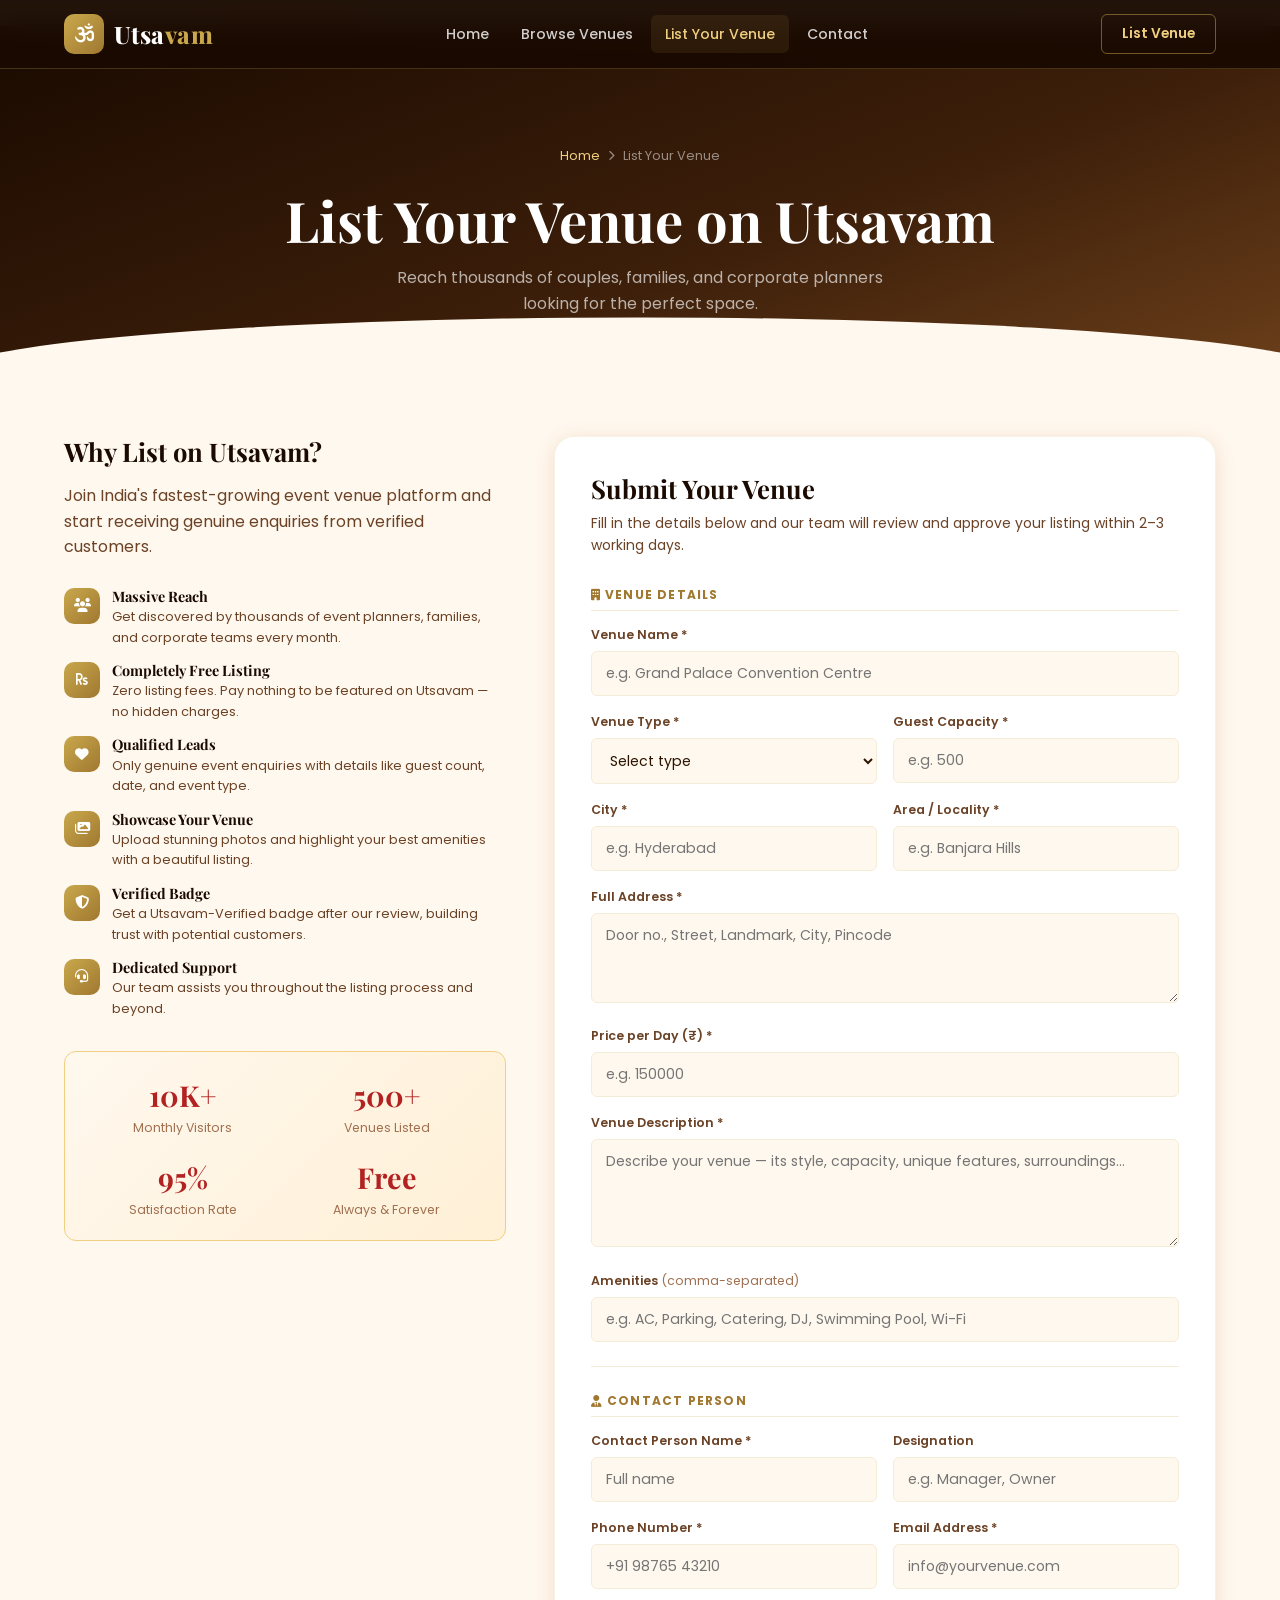
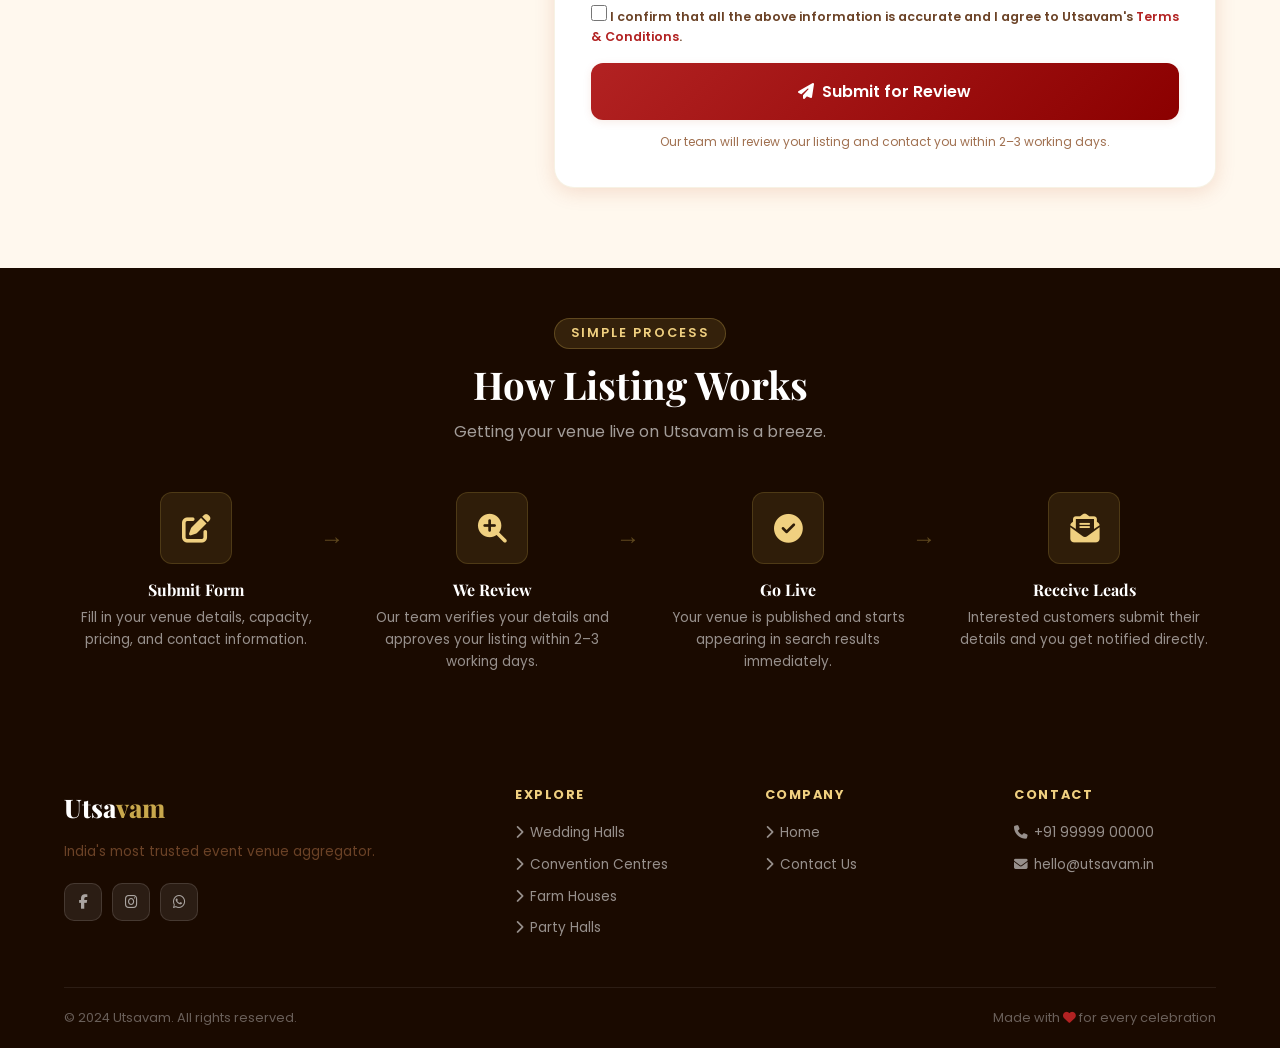
<file: register-venue.html>
<!DOCTYPE html>
<html lang="en">
<head>
  <meta charset="UTF-8">
  <meta name="viewport" content="width=device-width, initial-scale=1.0">
  <title>List Your Venue – Utsavam</title>
  <link rel="stylesheet" href="css/styles.css">
  <link rel="stylesheet" href="https://cdnjs.cloudflare.com/ajax/libs/font-awesome/6.5.0/css/all.min.css">
</head>
<body>

<!-- NAVBAR -->
<nav class="navbar" id="navbar">
  <div class="navbar-inner">
    <a href="index.html" class="navbar-logo">
      <div class="logo-icon"><i class="fas fa-om"></i></div>
      <span class="logo-text">Utsa<span>vam</span></span>
    </a>
    <div class="navbar-links">
      <a href="index.html"           class="nav-link">Home</a>
      <a href="venues.html"          class="nav-link">Browse Venues</a>
      <a href="register-venue.html"  class="nav-link active">List Your Venue</a>
      <a href="contact.html"         class="nav-link">Contact</a>
    </div>
    <div class="navbar-cta">
      <a href="register-venue.html" class="btn btn-nav btn-nav-outline">List Venue</a>
    </div>
    <div class="hamburger" id="hamburger"><span></span><span></span><span></span></div>
  </div>
</nav>
<div class="mobile-menu" id="mobileMenu">
  <a href="index.html"          class="nav-link">Home</a>
  <a href="venues.html"         class="nav-link">Browse Venues</a>
  <a href="register-venue.html" class="nav-link">List Your Venue</a>
  <a href="contact.html"        class="nav-link">Contact Us</a>
</div>

<!-- PAGE HERO -->
<section class="page-hero">
  <div class="container">
    <div class="breadcrumb">
      <a href="index.html">Home</a>
      <i class="fas fa-chevron-right"></i>
      <span>List Your Venue</span>
    </div>
    <h1>List Your Venue on Utsavam</h1>
    <p>Reach thousands of couples, families, and corporate planners looking for the perfect space.</p>
  </div>
</section>

<div class="container">
  <div class="register-layout">

    <!-- Benefits -->
    <div class="register-benefits">
      <h3>Why List on Utsavam?</h3>
      <p>Join India's fastest-growing event venue platform and start receiving genuine enquiries from verified customers.</p>
      <div class="benefit-list">
        <div class="benefit-item">
          <div class="benefit-icon"><i class="fas fa-users"></i></div>
          <div>
            <h5>Massive Reach</h5>
            <p>Get discovered by thousands of event planners, families, and corporate teams every month.</p>
          </div>
        </div>
        <div class="benefit-item">
          <div class="benefit-icon"><i class="fas fa-rupee-sign"></i></div>
          <div>
            <h5>Completely Free Listing</h5>
            <p>Zero listing fees. Pay nothing to be featured on Utsavam — no hidden charges.</p>
          </div>
        </div>
        <div class="benefit-item">
          <div class="benefit-icon"><i class="fas fa-heart"></i></div>
          <div>
            <h5>Qualified Leads</h5>
            <p>Only genuine event enquiries with details like guest count, date, and event type.</p>
          </div>
        </div>
        <div class="benefit-item">
          <div class="benefit-icon"><i class="fas fa-images"></i></div>
          <div>
            <h5>Showcase Your Venue</h5>
            <p>Upload stunning photos and highlight your best amenities with a beautiful listing.</p>
          </div>
        </div>
        <div class="benefit-item">
          <div class="benefit-icon"><i class="fas fa-shield-alt"></i></div>
          <div>
            <h5>Verified Badge</h5>
            <p>Get a Utsavam-Verified badge after our review, building trust with potential customers.</p>
          </div>
        </div>
        <div class="benefit-item">
          <div class="benefit-icon"><i class="fas fa-headset"></i></div>
          <div>
            <h5>Dedicated Support</h5>
            <p>Our team assists you throughout the listing process and beyond.</p>
          </div>
        </div>
      </div>

      <!-- Trusted numbers -->
      <div class="highlight-box mt-32">
        <div style="display:grid;grid-template-columns:1fr 1fr;gap:16px;text-align:center;">
          <div>
            <div style="font-family:var(--font-heading);font-size:1.8rem;color:var(--crimson);font-weight:700;">10K+</div>
            <div style="font-size:0.78rem;color:var(--text-light);">Monthly Visitors</div>
          </div>
          <div>
            <div style="font-family:var(--font-heading);font-size:1.8rem;color:var(--crimson);font-weight:700;">500+</div>
            <div style="font-size:0.78rem;color:var(--text-light);">Venues Listed</div>
          </div>
          <div>
            <div style="font-family:var(--font-heading);font-size:1.8rem;color:var(--crimson);font-weight:700;">95%</div>
            <div style="font-size:0.78rem;color:var(--text-light);">Satisfaction Rate</div>
          </div>
          <div>
            <div style="font-family:var(--font-heading);font-size:1.8rem;color:var(--crimson);font-weight:700;">Free</div>
            <div style="font-size:0.78rem;color:var(--text-light);">Always & Forever</div>
          </div>
        </div>
      </div>
    </div>

    <!-- Registration Form -->
    <div class="register-form-card">
      <h3>Submit Your Venue</h3>
      <p>Fill in the details below and our team will review and approve your listing within 2–3 working days.</p>

      <div id="regSuccess" class="alert alert-success" style="display:none;">
        <i class="fas fa-check-circle"></i>
        <div><strong>Registration received!</strong> Our team will review your submission and reach out within 2–3 working days.</div>
      </div>

      <form id="registerForm" onsubmit="submitRegistration(event)">

        <!-- Venue Info -->
        <div style="font-size:0.75rem;font-weight:700;text-transform:uppercase;letter-spacing:0.1em;color:var(--gold-dark);margin-bottom:14px;padding-bottom:6px;border-bottom:1px solid var(--cream-dark);">
          <i class="fas fa-building"></i> Venue Details
        </div>

        <div class="form-group">
          <label class="admin-label">Venue Name *</label>
          <input type="text" class="form-control" id="r_venueName" required placeholder="e.g. Grand Palace Convention Centre">
        </div>
        <div class="form-row">
          <div class="form-group">
            <label class="admin-label">Venue Type *</label>
            <select class="form-control" id="r_venueType" required>
              <option value="">Select type</option>
              <option value="wedding_hall">Wedding Hall</option>
              <option value="convention_center">Convention Centre</option>
              <option value="farm_house">Farm House</option>
              <option value="party_hall">Party Hall</option>
              <option value="resort">Resort</option>
              <option value="other">Other</option>
            </select>
          </div>
          <div class="form-group">
            <label class="admin-label">Guest Capacity *</label>
            <input type="number" class="form-control" id="r_capacity" required placeholder="e.g. 500" min="10">
          </div>
        </div>
        <div class="form-row">
          <div class="form-group">
            <label class="admin-label">City *</label>
            <input type="text" class="form-control" id="r_city" required placeholder="e.g. Hyderabad">
          </div>
          <div class="form-group">
            <label class="admin-label">Area / Locality *</label>
            <input type="text" class="form-control" id="r_area" required placeholder="e.g. Banjara Hills">
          </div>
        </div>
        <div class="form-group">
          <label class="admin-label">Full Address *</label>
          <textarea class="form-control" id="r_address" rows="2" required placeholder="Door no., Street, Landmark, City, Pincode"></textarea>
        </div>
        <div class="form-group">
          <label class="admin-label">Price per Day (₹) *</label>
          <input type="number" class="form-control" id="r_price" required placeholder="e.g. 150000" min="1000">
        </div>
        <div class="form-group">
          <label class="admin-label">Venue Description *</label>
          <textarea class="form-control" id="r_description" rows="4" required placeholder="Describe your venue — its style, capacity, unique features, surroundings…"></textarea>
        </div>
        <div class="form-group">
          <label class="admin-label">Amenities <span style="font-weight:400;color:var(--text-light);">(comma-separated)</span></label>
          <input type="text" class="form-control" id="r_amenities" placeholder="e.g. AC, Parking, Catering, DJ, Swimming Pool, Wi-Fi">
        </div>

        <div class="divider-line"></div>

        <!-- Contact Info -->
        <div style="font-size:0.75rem;font-weight:700;text-transform:uppercase;letter-spacing:0.1em;color:var(--gold-dark);margin-bottom:14px;padding-bottom:6px;border-bottom:1px solid var(--cream-dark);">
          <i class="fas fa-user-tie"></i> Contact Person
        </div>

        <div class="form-row">
          <div class="form-group">
            <label class="admin-label">Contact Person Name *</label>
            <input type="text" class="form-control" id="r_contactName" required placeholder="Full name">
          </div>
          <div class="form-group">
            <label class="admin-label">Designation</label>
            <input type="text" class="form-control" id="r_designation" placeholder="e.g. Manager, Owner">
          </div>
        </div>
        <div class="form-row">
          <div class="form-group">
            <label class="admin-label">Phone Number *</label>
            <input type="tel" class="form-control" id="r_phone" required placeholder="+91 98765 43210">
          </div>
          <div class="form-group">
            <label class="admin-label">Email Address *</label>
            <input type="email" class="form-control" id="r_email" required placeholder="info@yourvenue.com">
          </div>
        </div>

        <div class="form-group">
          <label class="filter-checkbox">
            <input type="checkbox" id="r_agree" required>
            <span>I confirm that all the above information is accurate and I agree to Utsavam's <a href="#" style="color:var(--crimson);">Terms & Conditions</a>.</span>
          </label>
        </div>

        <button type="submit" class="btn btn-primary btn-full btn-lg">
          <i class="fas fa-paper-plane"></i> Submit for Review
        </button>
        <p style="text-align:center;font-size:0.75rem;color:var(--text-light);margin-top:12px;">
          Our team will review your listing and contact you within 2–3 working days.
        </p>
      </form>
    </div>

  </div>
</div>

<!-- HOW LISTING WORKS -->
<section class="section-sm" style="background:var(--brown-deep);margin-top:0;">
  <div class="container">
    <div class="section-header">
      <span class="eyebrow" style="background:rgba(201,168,76,0.15);border-color:rgba(201,168,76,0.3);color:var(--gold-light);">Simple Process</span>
      <h2 style="color:#fff;">How Listing Works</h2>
      <p style="color:rgba(255,255,255,0.6);">Getting your venue live on Utsavam is a breeze.</p>
    </div>
    <div class="steps-grid">
      <div class="step-card">
        <div class="step-icon"><i class="fas fa-edit"></i></div>
        <h4>Submit Form</h4>
        <p>Fill in your venue details, capacity, pricing, and contact information.</p>
      </div>
      <div class="step-card">
        <div class="step-icon"><i class="fas fa-search-plus"></i></div>
        <h4>We Review</h4>
        <p>Our team verifies your details and approves your listing within 2–3 working days.</p>
      </div>
      <div class="step-card">
        <div class="step-icon"><i class="fas fa-check-circle"></i></div>
        <h4>Go Live</h4>
        <p>Your venue is published and starts appearing in search results immediately.</p>
      </div>
      <div class="step-card">
        <div class="step-icon"><i class="fas fa-envelope-open-text"></i></div>
        <h4>Receive Leads</h4>
        <p>Interested customers submit their details and you get notified directly.</p>
      </div>
    </div>
  </div>
</section>

<!-- FOOTER -->
<footer class="footer">
  <div class="container">
    <div class="footer-grid">
      <div class="footer-brand">
        <div class="logo-text">Utsa<span>vam</span></div>
        <p>India's most trusted event venue aggregator.</p>
        <div class="social-links">
          <a href="#" class="social-link"><i class="fab fa-facebook-f"></i></a>
          <a href="#" class="social-link"><i class="fab fa-instagram"></i></a>
          <a href="#" class="social-link"><i class="fab fa-whatsapp"></i></a>
        </div>
      </div>
      <div class="footer-col">
        <h5>Explore</h5>
        <div class="footer-links">
          <a href="venues.html?type=wedding_hall"      class="footer-link"><i class="fas fa-chevron-right"></i> Wedding Halls</a>
          <a href="venues.html?type=convention_center" class="footer-link"><i class="fas fa-chevron-right"></i> Convention Centres</a>
          <a href="venues.html?type=farm_house"        class="footer-link"><i class="fas fa-chevron-right"></i> Farm Houses</a>
          <a href="venues.html?type=party_hall"        class="footer-link"><i class="fas fa-chevron-right"></i> Party Halls</a>
        </div>
      </div>
      <div class="footer-col">
        <h5>Company</h5>
        <div class="footer-links">
          <a href="index.html"   class="footer-link"><i class="fas fa-chevron-right"></i> Home</a>
          <a href="contact.html" class="footer-link"><i class="fas fa-chevron-right"></i> Contact Us</a>
        </div>
      </div>
      <div class="footer-col">
        <h5>Contact</h5>
        <div class="footer-links">
          <span class="footer-link"><i class="fas fa-phone"></i> +91 99999 00000</span>
          <span class="footer-link"><i class="fas fa-envelope"></i> hello@utsavam.in</span>
        </div>
      </div>
    </div>
  </div>
  <div class="container">
    <div class="footer-bottom">
      <p>© 2024 Utsavam. All rights reserved.</p>
      <p class="made-with">Made with <i class="fas fa-heart"></i> for every celebration</p>
    </div>
  </div>
</footer>

<script src="js/data.js"></script>
<script>
function submitRegistration(e) {
  e.preventDefault();
  const reg = {
    venueName:   document.getElementById('r_venueName').value,
    venueType:   document.getElementById('r_venueType').value,
    capacity:    document.getElementById('r_capacity').value,
    city:        document.getElementById('r_city').value,
    area:        document.getElementById('r_area').value,
    address:     document.getElementById('r_address').value,
    price:       document.getElementById('r_price').value,
    description: document.getElementById('r_description').value,
    amenities:   document.getElementById('r_amenities').value,
    contactName: document.getElementById('r_contactName').value,
    designation: document.getElementById('r_designation').value,
    phone:       document.getElementById('r_phone').value,
    email:       document.getElementById('r_email').value,
  };
  RegistrationDB.add(reg);
  document.getElementById('registerForm').reset();
  document.getElementById('regSuccess').style.display = 'flex';
  window.scrollTo({ top: 0, behavior: 'smooth' });
  showToast('Registration submitted successfully!', 'success');
}
</script>
</body>
</html>
</file>
<file: css/styles.css>
/* ================================================
   UTSAVAM — Festive & Warm Theme
   Color Palette: Crimson, Gold, Cream, Deep Brown
   ================================================ */

@import url('https://fonts.googleapis.com/css2?family=Playfair+Display:wght@400;600;700;800&family=Poppins:wght@300;400;500;600;700&display=swap');

/* ── CSS Variables ── */
:root {
  --crimson:     #B22222;
  --crimson-dark:#8B0000;
  --crimson-light:#D94040;
  --gold:        #C9A84C;
  --gold-light:  #F0D080;
  --gold-dark:   #A07830;
  --cream:       #FFF8EE;
  --cream-dark:  #F5ECD8;
  --warm-white:  #FFFDF9;
  --brown-deep:  #1A0A00;
  --brown-dark:  #3D1F0A;
  --brown-mid:   #6B3F1A;
  --brown-light: #A0733A;
  --text-primary:#2D1400;
  --text-secondary:#6B4226;
  --text-light:  #A07050;
  --success:     #2E7D32;
  --error:       #C62828;
  --shadow-sm:   0 2px 8px rgba(180,60,0,0.10);
  --shadow-md:   0 4px 20px rgba(180,60,0,0.15);
  --shadow-lg:   0 8px 40px rgba(180,60,0,0.20);
  --radius-sm:   6px;
  --radius-md:   12px;
  --radius-lg:   20px;
  --transition:  all 0.3s ease;
  --font-heading:'Playfair Display', serif;
  --font-body:   'Poppins', sans-serif;
}

/* ── Reset & Base ── */
*, *::before, *::after { box-sizing: border-box; margin: 0; padding: 0; }

html { scroll-behavior: smooth; }

body {
  font-family: var(--font-body);
  background: var(--cream);
  color: var(--text-primary);
  line-height: 1.6;
  overflow-x: hidden;
}

img { max-width: 100%; display: block; }
a  { text-decoration: none; color: inherit; }
ul { list-style: none; }
button { cursor: pointer; border: none; background: none; font-family: inherit; }
input, textarea, select { font-family: inherit; }

/* ── Scrollbar ── */
::-webkit-scrollbar { width: 6px; }
::-webkit-scrollbar-track { background: var(--cream-dark); }
::-webkit-scrollbar-thumb { background: var(--gold); border-radius: 4px; }

/* ── Typography ── */
h1,h2,h3,h4,h5 { font-family: var(--font-heading); color: var(--brown-deep); line-height: 1.2; }
h1 { font-size: clamp(2rem, 5vw, 3.5rem); }
h2 { font-size: clamp(1.6rem, 3vw, 2.4rem); }
h3 { font-size: clamp(1.2rem, 2vw, 1.6rem); }
h4 { font-size: 1.1rem; }
p  { color: var(--text-secondary); }

.serif { font-family: var(--font-heading); }
.gold-text { color: var(--gold-dark); }
.crimson-text { color: var(--crimson); }

/* ── Layout ── */
.container { max-width: 1200px; margin: 0 auto; padding: 0 24px; }
.section    { padding: 80px 0; }
.section-sm { padding: 50px 0; }

.grid-2 { display: grid; grid-template-columns: repeat(2,1fr); gap: 24px; }
.grid-3 { display: grid; grid-template-columns: repeat(3,1fr); gap: 24px; }
.grid-4 { display: grid; grid-template-columns: repeat(4,1fr); gap: 24px; }

.flex { display: flex; }
.flex-center { display: flex; align-items: center; justify-content: center; }
.flex-between { display: flex; align-items: center; justify-content: space-between; }
.flex-col { display: flex; flex-direction: column; }
.gap-8  { gap: 8px; }
.gap-12 { gap: 12px; }
.gap-16 { gap: 16px; }
.gap-24 { gap: 24px; }

.text-center { text-align: center; }
.mt-8  { margin-top: 8px; }
.mt-16 { margin-top: 16px; }
.mt-24 { margin-top: 24px; }
.mt-32 { margin-top: 32px; }
.mb-8  { margin-bottom: 8px; }
.mb-16 { margin-bottom: 16px; }
.mb-24 { margin-bottom: 24px; }
.mb-32 { margin-bottom: 32px; }

/* ── Section Headers ── */
.section-header { text-align: center; margin-bottom: 48px; }
.section-header .eyebrow {
  display: inline-block;
  font-size: 0.8rem;
  font-weight: 600;
  letter-spacing: 0.15em;
  text-transform: uppercase;
  color: var(--gold-dark);
  background: linear-gradient(135deg, #FFF0C8, #FFE08A);
  border: 1px solid var(--gold-light);
  padding: 4px 16px;
  border-radius: 30px;
  margin-bottom: 12px;
}
.section-header h2 { margin-bottom: 12px; }
.section-header p { color: var(--text-secondary); max-width: 560px; margin: 0 auto; }

/* ── Decorative Divider ── */
.divider {
  display: flex; align-items: center; gap: 12px;
  justify-content: center; margin: 16px 0;
}
.divider::before, .divider::after {
  content:''; flex:1; height:1px;
  background: linear-gradient(90deg, transparent, var(--gold-light), transparent);
}
.divider-icon { color: var(--gold-dark); font-size: 1.1rem; }

/* ── Buttons ── */
.btn {
  display: inline-flex; align-items: center; gap: 8px;
  padding: 12px 28px; border-radius: var(--radius-sm);
  font-weight: 600; font-size: 0.9rem;
  transition: var(--transition); white-space: nowrap;
}
.btn-primary {
  background: linear-gradient(135deg, var(--crimson), var(--crimson-dark));
  color: #fff; box-shadow: var(--shadow-sm);
}
.btn-primary:hover {
  background: linear-gradient(135deg, var(--crimson-light), var(--crimson));
  box-shadow: var(--shadow-md); transform: translateY(-2px);
}
.btn-gold {
  background: linear-gradient(135deg, var(--gold), var(--gold-dark));
  color: #fff; box-shadow: var(--shadow-sm);
}
.btn-gold:hover {
  background: linear-gradient(135deg, var(--gold-light), var(--gold));
  box-shadow: var(--shadow-md); transform: translateY(-2px);
}
.btn-outline {
  border: 2px solid var(--crimson); color: var(--crimson); background: transparent;
}
.btn-outline:hover { background: var(--crimson); color: #fff; transform: translateY(-2px); }
.btn-outline-gold {
  border: 2px solid var(--gold-dark); color: var(--gold-dark); background: transparent;
}
.btn-outline-gold:hover { background: var(--gold-dark); color: #fff; transform: translateY(-2px); }
.btn-lg { padding: 16px 40px; font-size: 1rem; border-radius: var(--radius-md); }
.btn-sm { padding: 8px 18px; font-size: 0.8rem; }
.btn-full { width: 100%; justify-content: center; }

/* ── Tags / Badges ── */
.badge {
  display: inline-flex; align-items: center; gap: 4px;
  padding: 3px 10px; border-radius: 30px;
  font-size: 0.72rem; font-weight: 600; letter-spacing: 0.03em;
}
.badge-gold { background: #FFF4D6; color: var(--gold-dark); border: 1px solid #F0D080; }
.badge-crimson { background: #FFF0F0; color: var(--crimson); border: 1px solid #FFB8B8; }
.badge-green { background: #F0FFF4; color: #2E7D32; border: 1px solid #A8D5B5; }
.badge-blue  { background: #EFF6FF; color: #1D4ED8; border: 1px solid #93C5FD; }

/* ══════════════════════════════════════════
   NAVIGATION
══════════════════════════════════════════ */
.navbar {
  position: fixed; top: 0; left: 0; right: 0; z-index: 1000;
  background: rgba(26, 10, 0, 0.96);
  backdrop-filter: blur(12px);
  border-bottom: 1px solid rgba(201,168,76,0.25);
  transition: var(--transition);
}
.navbar.scrolled {
  background: rgba(26, 10, 0, 0.99);
  box-shadow: 0 4px 20px rgba(0,0,0,0.4);
}
.navbar-inner {
  display: flex; align-items: center; justify-content: space-between;
  padding: 0 24px; height: 68px; max-width: 1200px; margin: 0 auto;
}
.navbar-logo {
  display: flex; align-items: center; gap: 10px;
}
.navbar-logo .logo-icon {
  width: 40px; height: 40px;
  background: linear-gradient(135deg, var(--gold), var(--gold-dark));
  border-radius: 10px;
  display: flex; align-items: center; justify-content: center;
  font-size: 1.2rem; color: #fff;
}
.navbar-logo .logo-text {
  font-family: var(--font-heading); font-size: 1.5rem; font-weight: 800;
  color: #fff; letter-spacing: 0.02em;
}
.navbar-logo .logo-text span { color: var(--gold); }
.navbar-links {
  display: flex; align-items: center; gap: 4px;
}
.nav-link {
  padding: 8px 14px; border-radius: var(--radius-sm);
  color: rgba(255,255,255,0.8); font-size: 0.88rem; font-weight: 500;
  transition: var(--transition);
}
.nav-link:hover, .nav-link.active {
  color: var(--gold-light); background: rgba(201,168,76,0.1);
}
.navbar-cta { display: flex; align-items: center; gap: 10px; }
.btn-nav {
  padding: 8px 20px; border-radius: var(--radius-sm);
  font-size: 0.85rem; font-weight: 600;
}
.btn-nav-outline {
  border: 1px solid rgba(201,168,76,0.5); color: var(--gold-light);
  transition: var(--transition);
}
.btn-nav-outline:hover {
  border-color: var(--gold); background: rgba(201,168,76,0.15);
}
.btn-nav-primary {
  background: linear-gradient(135deg, var(--crimson), var(--crimson-dark));
  color: #fff; transition: var(--transition);
}
.btn-nav-primary:hover { background: linear-gradient(135deg, var(--crimson-light), var(--crimson)); }

.hamburger { display: none; flex-direction: column; gap: 5px; cursor: pointer; padding: 4px; }
.hamburger span { display: block; width: 22px; height: 2px; background: #fff; border-radius: 2px; transition: var(--transition); }

/* ══════════════════════════════════════════
   HERO SECTION
══════════════════════════════════════════ */
.hero {
  min-height: 100vh; position: relative;
  background: linear-gradient(160deg, #1A0A00 0%, #3D1F0A 40%, #6B3F1A 70%, #1A0A00 100%);
  display: flex; align-items: center; overflow: hidden;
}
.hero::before {
  content: ''; position: absolute; inset: 0;
  background: url("data:image/svg+xml,%3Csvg width='60' height='60' viewBox='0 0 60 60' xmlns='http://www.w3.org/2000/svg'%3E%3Cg fill='none' fill-rule='evenodd'%3E%3Cg fill='%23C9A84C' fill-opacity='0.04'%3E%3Ccircle cx='30' cy='30' r='2'/%3E%3C/g%3E%3C/g%3E%3C/svg%3E");
}
.hero-particles { position: absolute; inset: 0; overflow: hidden; pointer-events: none; }
.hero-particle {
  position: absolute; width: 4px; height: 4px;
  background: var(--gold-light); border-radius: 50%; opacity: 0;
  animation: float-particle 6s infinite;
}
@keyframes float-particle {
  0%   { opacity: 0; transform: translateY(0) scale(0); }
  20%  { opacity: 0.6; }
  80%  { opacity: 0.3; }
  100% { opacity: 0; transform: translateY(-120px) scale(1.5); }
}

.hero-content {
  position: relative; z-index: 2;
  max-width: 1200px; margin: 0 auto; padding: 120px 24px 80px;
  text-align: center;
}
.hero-eyebrow {
  display: inline-flex; align-items: center; gap: 8px;
  background: rgba(201,168,76,0.15); border: 1px solid rgba(201,168,76,0.35);
  color: var(--gold-light); padding: 6px 20px; border-radius: 30px;
  font-size: 0.8rem; font-weight: 600; letter-spacing: 0.15em; text-transform: uppercase;
  margin-bottom: 20px;
}
.hero-title {
  font-family: var(--font-heading); font-size: clamp(2.5rem, 6vw, 4.5rem);
  font-weight: 800; color: #fff; margin-bottom: 20px; line-height: 1.1;
}
.hero-title .highlight {
  background: linear-gradient(135deg, var(--gold-light), var(--gold), var(--gold-dark));
  -webkit-background-clip: text; -webkit-text-fill-color: transparent; background-clip: text;
}
.hero-subtitle {
  font-size: clamp(1rem, 2vw, 1.2rem); color: rgba(255,255,255,0.7);
  max-width: 580px; margin: 0 auto 40px;
}

/* Search Bar */
.hero-search {
  background: rgba(255,255,255,0.97);
  border-radius: var(--radius-lg);
  padding: 8px; max-width: 720px; margin: 0 auto 48px;
  display: flex; gap: 8px; align-items: center;
  box-shadow: 0 16px 48px rgba(0,0,0,0.3);
}
.search-field {
  flex: 1; display: flex; align-items: center; gap: 10px;
  padding: 10px 16px; border-right: 1px solid var(--cream-dark);
}
.search-field:last-of-type { border-right: none; }
.search-field i { color: var(--crimson); font-size: 1rem; flex-shrink: 0; }
.search-field input, .search-field select {
  border: none; outline: none; background: none;
  font-size: 0.9rem; color: var(--text-primary); width: 100%;
}
.search-field select option { color: var(--text-primary); }
.hero-search .btn { border-radius: var(--radius-md); padding: 14px 28px; }

/* Hero Stats */
.hero-stats {
  display: flex; justify-content: center; gap: 48px; flex-wrap: wrap;
}
.hero-stat { text-align: center; }
.hero-stat .number {
  font-family: var(--font-heading); font-size: 2rem; font-weight: 700;
  color: var(--gold-light); display: block;
}
.hero-stat .label { font-size: 0.8rem; color: rgba(255,255,255,0.55); text-transform: uppercase; letter-spacing: 0.1em; }

/* ══════════════════════════════════════════
   CATEGORY CARDS
══════════════════════════════════════════ */
.category-grid {
  display: grid; grid-template-columns: repeat(auto-fit, minmax(160px, 1fr)); gap: 16px;
}
.category-card {
  background: #fff; border-radius: var(--radius-md);
  padding: 28px 16px; text-align: center;
  border: 2px solid transparent;
  transition: var(--transition); cursor: pointer;
  box-shadow: var(--shadow-sm);
  text-decoration: none;
}
.category-card:hover {
  border-color: var(--gold); transform: translateY(-4px);
  box-shadow: var(--shadow-md);
}
.category-card.active { border-color: var(--crimson); background: #FFF5F5; }
.category-icon {
  width: 60px; height: 60px; border-radius: 16px;
  display: flex; align-items: center; justify-content: center;
  font-size: 1.6rem; margin: 0 auto 14px;
}
.category-icon.red    { background: linear-gradient(135deg, #FFE0E0, #FFB8B8); }
.category-icon.gold   { background: linear-gradient(135deg, #FFF4CC, #FFE066); }
.category-icon.green  { background: linear-gradient(135deg, #E0FFE8, #A8D5B5); }
.category-icon.blue   { background: linear-gradient(135deg, #E0EEFF, #93C5FD); }
.category-icon.purple { background: linear-gradient(135deg, #F0E0FF, #D8B4FE); }
.category-icon.orange { background: linear-gradient(135deg, #FFE8D0, #FDB08A); }
.category-name { font-weight: 600; font-size: 0.9rem; color: var(--text-primary); margin-bottom: 4px; }
.category-count { font-size: 0.75rem; color: var(--text-light); }

/* ══════════════════════════════════════════
   VENUE CARDS
══════════════════════════════════════════ */
.venues-grid {
  display: grid; grid-template-columns: repeat(auto-fill, minmax(320px, 1fr)); gap: 28px;
}
.venue-card {
  background: #fff; border-radius: var(--radius-lg);
  overflow: hidden; box-shadow: var(--shadow-sm);
  transition: var(--transition); cursor: pointer;
  border: 1px solid rgba(201,168,76,0.15);
}
.venue-card:hover { transform: translateY(-6px); box-shadow: var(--shadow-lg); }

.venue-card-image {
  position: relative; height: 220px; overflow: hidden;
}
.venue-card-image img {
  width: 100%; height: 100%; object-fit: cover;
  transition: transform 0.5s ease;
}
.venue-card:hover .venue-card-image img { transform: scale(1.06); }
.venue-card-image .overlay {
  position: absolute; inset: 0;
  background: linear-gradient(to top, rgba(26,10,0,0.5), transparent 60%);
}
.venue-card-badges {
  position: absolute; top: 12px; left: 12px;
  display: flex; gap: 6px; flex-wrap: wrap;
}
.venue-card-fav {
  position: absolute; top: 12px; right: 12px;
  width: 34px; height: 34px; border-radius: 50%;
  background: rgba(255,255,255,0.9); display: flex; align-items: center; justify-content: center;
  color: var(--crimson); font-size: 0.9rem; transition: var(--transition);
}
.venue-card-fav:hover { background: var(--crimson); color: #fff; }
.venue-card-rating {
  position: absolute; bottom: 10px; right: 10px;
  background: rgba(255,255,255,0.9); border-radius: 20px;
  padding: 4px 10px; font-size: 0.8rem; font-weight: 600;
  display: flex; align-items: center; gap: 4px; color: var(--brown-dark);
}
.venue-card-rating i { color: #F59E0B; }

.venue-card-body { padding: 20px; }
.venue-card-type {
  font-size: 0.75rem; font-weight: 600; text-transform: uppercase;
  letter-spacing: 0.1em; color: var(--gold-dark); margin-bottom: 6px;
}
.venue-card-name {
  font-family: var(--font-heading); font-size: 1.2rem;
  color: var(--brown-deep); margin-bottom: 8px;
  display: -webkit-box; -webkit-line-clamp: 1; -webkit-box-orient: vertical; overflow: hidden;
}
.venue-card-location {
  display: flex; align-items: center; gap: 6px;
  font-size: 0.82rem; color: var(--text-light); margin-bottom: 14px;
}
.venue-card-location i { color: var(--crimson); font-size: 0.75rem; }

.venue-card-meta {
  display: flex; gap: 16px; margin-bottom: 16px; flex-wrap: wrap;
}
.venue-meta-item {
  display: flex; align-items: center; gap: 5px;
  font-size: 0.8rem; color: var(--text-secondary);
}
.venue-meta-item i { color: var(--gold-dark); font-size: 0.8rem; }

.venue-card-footer {
  border-top: 1px solid var(--cream-dark);
  padding-top: 14px;
  display: flex; align-items: center; justify-content: space-between;
}
.venue-card-price .amount {
  font-family: var(--font-heading); font-size: 1.1rem; font-weight: 700; color: var(--crimson);
}
.venue-card-price .period { font-size: 0.72rem; color: var(--text-light); margin-left: 2px; }

/* ══════════════════════════════════════════
   HOW IT WORKS
══════════════════════════════════════════ */
.how-it-works { background: var(--brown-deep); }
.how-it-works .section-header h2 { color: #fff; }
.how-it-works .section-header p  { color: rgba(255,255,255,0.6); }
.how-it-works .section-header .eyebrow { background: rgba(201,168,76,0.15); border-color: rgba(201,168,76,0.3); color: var(--gold-light); }

.steps-grid { display: grid; grid-template-columns: repeat(auto-fit, minmax(220px, 1fr)); gap: 32px; }
.step-card { text-align: center; position: relative; }
.step-card:not(:last-child)::after {
  content: '→';
  position: absolute; top: 28px; right: -16px;
  color: rgba(201,168,76,0.4); font-size: 1.5rem;
}
.step-number {
  width: 56px; height: 56px; border-radius: 50%;
  background: linear-gradient(135deg, var(--gold), var(--gold-dark));
  display: flex; align-items: center; justify-content: center;
  font-family: var(--font-heading); font-size: 1.3rem; font-weight: 700; color: #fff;
  margin: 0 auto 16px;
}
.step-icon {
  width: 72px; height: 72px; border-radius: var(--radius-md);
  background: rgba(201,168,76,0.12); border: 1px solid rgba(201,168,76,0.2);
  display: flex; align-items: center; justify-content: center;
  font-size: 1.8rem; color: var(--gold-light); margin: 0 auto 16px;
}
.step-card h4 { color: #fff; margin-bottom: 8px; font-size: 1rem; }
.step-card p  { color: rgba(255,255,255,0.55); font-size: 0.85rem; }

/* ══════════════════════════════════════════
   TESTIMONIALS
══════════════════════════════════════════ */
.testimonials { background: var(--cream-dark); }
.testimonial-card {
  background: #fff; border-radius: var(--radius-md); padding: 28px;
  box-shadow: var(--shadow-sm); border: 1px solid rgba(201,168,76,0.15);
  position: relative;
}
.testimonial-card::before {
  content: '"'; position: absolute; top: -10px; left: 24px;
  font-family: var(--font-heading); font-size: 5rem; color: var(--gold-light);
  line-height: 1; opacity: 0.4;
}
.testimonial-stars { color: #F59E0B; margin-bottom: 12px; font-size: 0.85rem; }
.testimonial-text { color: var(--text-secondary); font-size: 0.9rem; line-height: 1.7; margin-bottom: 20px; }
.testimonial-author { display: flex; align-items: center; gap: 12px; }
.testimonial-avatar {
  width: 44px; height: 44px; border-radius: 50%;
  background: linear-gradient(135deg, var(--gold), var(--crimson));
  display: flex; align-items: center; justify-content: center;
  color: #fff; font-weight: 700; font-size: 0.9rem;
}
.testimonial-name { font-weight: 600; font-size: 0.88rem; color: var(--text-primary); }
.testimonial-venue { font-size: 0.76rem; color: var(--text-light); }

/* ══════════════════════════════════════════
   CTA BANNER
══════════════════════════════════════════ */
.cta-banner {
  background: linear-gradient(135deg, var(--crimson-dark), var(--crimson), #8B1A4A);
  padding: 80px 0; text-align: center; position: relative; overflow: hidden;
}
.cta-banner::before {
  content: ''; position: absolute; inset: 0;
  background: url("data:image/svg+xml,%3Csvg width='40' height='40' viewBox='0 0 40 40' xmlns='http://www.w3.org/2000/svg'%3E%3Cg fill='%23fff' fill-opacity='0.04'%3E%3Ccircle cx='20' cy='20' r='3'/%3E%3C/g%3E%3C/svg%3E");
}
.cta-banner h2 { color: #fff; margin-bottom: 16px; }
.cta-banner p  { color: rgba(255,255,255,0.75); margin-bottom: 32px; max-width: 500px; margin: 0 auto 32px; }
.cta-banner .btn-gold { font-size: 1rem; padding: 14px 40px; }

/* ══════════════════════════════════════════
   FOOTER
══════════════════════════════════════════ */
.footer { background: var(--brown-deep); color: rgba(255,255,255,0.7); padding: 64px 0 0; }
.footer-grid {
  display: grid; grid-template-columns: 2fr 1fr 1fr 1fr; gap: 48px; margin-bottom: 48px;
}
.footer-brand .logo-text {
  font-family: var(--font-heading); font-size: 1.6rem; font-weight: 800;
  color: #fff; margin-bottom: 12px;
}
.footer-brand .logo-text span { color: var(--gold); }
.footer-brand p { font-size: 0.85rem; line-height: 1.7; margin-bottom: 20px; }
.social-links { display: flex; gap: 10px; }
.social-link {
  width: 38px; height: 38px; border-radius: 10px;
  background: rgba(255,255,255,0.08); border: 1px solid rgba(255,255,255,0.12);
  display: flex; align-items: center; justify-content: center;
  color: rgba(255,255,255,0.6); font-size: 0.9rem; transition: var(--transition);
}
.social-link:hover { background: var(--crimson); color: #fff; border-color: var(--crimson); }

.footer-col h5 { color: var(--gold-light); font-family: var(--font-body); font-size: 0.8rem; font-weight: 700; letter-spacing: 0.12em; text-transform: uppercase; margin-bottom: 20px; }
.footer-links { display: flex; flex-direction: column; gap: 10px; }
.footer-link {
  font-size: 0.85rem; color: rgba(255,255,255,0.55);
  transition: var(--transition); display: flex; align-items: center; gap: 6px;
}
.footer-link:hover { color: var(--gold-light); padding-left: 4px; }

.footer-bottom {
  border-top: 1px solid rgba(255,255,255,0.08);
  padding: 20px 0; display: flex; align-items: center; justify-content: space-between;
  flex-wrap: wrap; gap: 12px;
}
.footer-bottom p { font-size: 0.8rem; color: rgba(255,255,255,0.35); }
.footer-bottom .made-with { color: rgba(255,255,255,0.35); font-size: 0.8rem; }
.footer-bottom .made-with i { color: var(--crimson); }

/* ══════════════════════════════════════════
   PAGE HERO (inner pages)
══════════════════════════════════════════ */
.page-hero {
  padding: 120px 0 60px;
  background: linear-gradient(160deg, var(--brown-deep) 0%, var(--brown-dark) 60%, var(--brown-mid) 100%);
  text-align: center; position: relative; overflow: hidden;
}
.page-hero::after {
  content: ''; position: absolute; bottom: -1px; left: 0; right: 0; height: 60px;
  background: var(--cream);
  clip-path: ellipse(55% 100% at 50% 100%);
}
.page-hero h1 { color: #fff; margin-bottom: 12px; }
.page-hero p  { color: rgba(255,255,255,0.65); max-width: 500px; margin: 0 auto; }
.breadcrumb {
  display: flex; align-items: center; justify-content: center; gap: 8px;
  font-size: 0.8rem; color: rgba(255,255,255,0.5); margin-bottom: 20px;
}
.breadcrumb a { color: var(--gold-light); transition: var(--transition); }
.breadcrumb a:hover { color: var(--gold); }
.breadcrumb i { font-size: 0.65rem; }

/* ══════════════════════════════════════════
   VENUE LISTING PAGE
══════════════════════════════════════════ */
.venues-page-layout {
  display: grid; grid-template-columns: 280px 1fr; gap: 32px;
  align-items: start; padding: 40px 0 80px;
}
.filter-sidebar {
  background: #fff; border-radius: var(--radius-lg); padding: 24px;
  box-shadow: var(--shadow-sm); border: 1px solid rgba(201,168,76,0.15);
  position: sticky; top: 88px;
}
.filter-sidebar h4 { margin-bottom: 20px; color: var(--brown-deep); }
.filter-group { margin-bottom: 24px; }
.filter-group label {
  display: block; font-size: 0.78rem; font-weight: 700; text-transform: uppercase;
  letter-spacing: 0.1em; color: var(--text-light); margin-bottom: 10px;
}
.filter-group select, .filter-group input[type="range"] {
  width: 100%; border: 1.5px solid var(--cream-dark); border-radius: var(--radius-sm);
  padding: 10px 12px; font-size: 0.87rem; color: var(--text-primary);
  background: var(--cream); outline: none; transition: var(--transition);
}
.filter-group select:focus, .filter-group input:focus { border-color: var(--gold); }
.filter-checkboxes { display: flex; flex-direction: column; gap: 8px; }
.filter-checkbox {
  display: flex; align-items: center; gap: 10px; cursor: pointer;
  font-size: 0.85rem; color: var(--text-secondary);
}
.filter-checkbox input[type="checkbox"] {
  width: 16px; height: 16px; accent-color: var(--crimson);
}
.price-range-display {
  display: flex; justify-content: space-between;
  font-size: 0.78rem; color: var(--text-light); margin-top: 6px;
}
input[type="range"] {
  -webkit-appearance: none; height: 4px;
  background: linear-gradient(90deg, var(--crimson), var(--gold));
  border-radius: 2px; padding: 0 !important; border: none !important;
}
input[type="range"]::-webkit-slider-thumb {
  -webkit-appearance: none; width: 18px; height: 18px;
  border-radius: 50%; background: var(--crimson);
  cursor: pointer; box-shadow: 0 2px 6px rgba(178,34,34,0.4);
}

.venues-main {}
.venues-toolbar {
  display: flex; align-items: center; justify-content: space-between;
  margin-bottom: 24px; flex-wrap: wrap; gap: 12px;
}
.venues-count { font-size: 0.9rem; color: var(--text-secondary); }
.venues-count strong { color: var(--text-primary); }
.sort-select {
  border: 1.5px solid var(--cream-dark); border-radius: var(--radius-sm);
  padding: 8px 14px; font-size: 0.85rem; color: var(--text-primary);
  background: #fff; outline: none; cursor: pointer;
}
.sort-select:focus { border-color: var(--gold); }

.search-bar-inline {
  display: flex; align-items: center; gap: 10px;
  background: #fff; border: 1.5px solid var(--cream-dark);
  border-radius: var(--radius-sm); padding: 10px 16px; margin-bottom: 24px;
  transition: var(--transition);
}
.search-bar-inline:focus-within { border-color: var(--gold); box-shadow: 0 0 0 3px rgba(201,168,76,0.12); }
.search-bar-inline i { color: var(--text-light); }
.search-bar-inline input { border: none; outline: none; flex: 1; font-size: 0.9rem; background: none; }

/* ══════════════════════════════════════════
   VENUE DETAIL PAGE
══════════════════════════════════════════ */
.venue-detail-layout {
  display: grid; grid-template-columns: 1fr 360px; gap: 32px;
  align-items: start; padding: 40px 0 80px;
}
.venue-detail-main {}
.venue-detail-sidebar {}

/* Gallery */
.gallery-container { border-radius: var(--radius-lg); overflow: hidden; margin-bottom: 32px; }
.gallery-main { position: relative; height: 420px; overflow: hidden; }
.gallery-main img { width: 100%; height: 100%; object-fit: cover; }
.gallery-thumbs { display: grid; grid-template-columns: repeat(4,1fr); gap: 6px; margin-top: 6px; }
.gallery-thumb { height: 80px; overflow: hidden; border-radius: 6px; cursor: pointer; opacity: 0.7; transition: var(--transition); }
.gallery-thumb:hover, .gallery-thumb.active { opacity: 1; outline: 2px solid var(--gold); }
.gallery-thumb img { width: 100%; height: 100%; object-fit: cover; }

/* Venue detail info */
.venue-detail-header { margin-bottom: 24px; }
.venue-detail-type { font-size: 0.75rem; font-weight: 700; letter-spacing: 0.12em; text-transform: uppercase; color: var(--gold-dark); margin-bottom: 8px; }
.venue-detail-name { font-size: 2rem; color: var(--brown-deep); margin-bottom: 12px; }
.venue-detail-meta { display: flex; gap: 20px; flex-wrap: wrap; margin-bottom: 16px; }
.venue-detail-meta-item { display: flex; align-items: center; gap: 6px; font-size: 0.85rem; color: var(--text-secondary); }
.venue-detail-meta-item i { color: var(--crimson); }

.detail-section { margin-bottom: 32px; }
.detail-section h3 { margin-bottom: 16px; padding-bottom: 8px; border-bottom: 2px solid var(--cream-dark); }
.detail-section p { font-size: 0.92rem; line-height: 1.8; }

.amenities-grid { display: flex; flex-wrap: wrap; gap: 10px; }
.amenity-tag {
  display: flex; align-items: center; gap: 6px;
  background: var(--cream); border: 1px solid var(--cream-dark);
  border-radius: 30px; padding: 6px 14px;
  font-size: 0.82rem; color: var(--text-secondary);
}
.amenity-tag i { color: var(--gold-dark); font-size: 0.8rem; }

/* Sticky sidebar card */
.booking-card {
  background: #fff; border-radius: var(--radius-lg); padding: 28px;
  box-shadow: var(--shadow-md); border: 2px solid rgba(201,168,76,0.2);
  position: sticky; top: 88px;
}
.booking-card-price {
  font-family: var(--font-heading); font-size: 1.8rem; color: var(--crimson);
  margin-bottom: 4px;
}
.booking-card-price span { font-size: 0.9rem; color: var(--text-light); font-family: var(--font-body); }
.booking-form { margin-top: 20px; }
.form-group { margin-bottom: 16px; }
.form-group label { display: block; font-size: 0.78rem; font-weight: 600; color: var(--text-secondary); margin-bottom: 6px; }
.form-control {
  width: 100%; border: 1.5px solid var(--cream-dark);
  border-radius: var(--radius-sm); padding: 11px 14px;
  font-size: 0.88rem; color: var(--text-primary); background: var(--cream);
  outline: none; transition: var(--transition);
}
.form-control:focus { border-color: var(--gold); background: #fff; box-shadow: 0 0 0 3px rgba(201,168,76,0.12); }
textarea.form-control { min-height: 90px; resize: vertical; }

/* ══════════════════════════════════════════
   CONTACT PAGE
══════════════════════════════════════════ */
.contact-layout {
  display: grid; grid-template-columns: 1fr 1fr; gap: 48px;
  padding: 60px 0 80px;
}
.contact-info h3 { margin-bottom: 16px; }
.contact-info p  { margin-bottom: 32px; line-height: 1.8; }
.contact-cards { display: flex; flex-direction: column; gap: 16px; }
.contact-card {
  display: flex; gap: 16px; align-items: flex-start;
  background: #fff; border-radius: var(--radius-md); padding: 20px;
  box-shadow: var(--shadow-sm); border: 1px solid rgba(201,168,76,0.15);
}
.contact-card-icon {
  width: 46px; height: 46px; border-radius: 12px; flex-shrink: 0;
  background: linear-gradient(135deg, #FFE0E0, #FFB8B8);
  display: flex; align-items: center; justify-content: center;
  color: var(--crimson); font-size: 1rem;
}
.contact-card-icon.gold { background: linear-gradient(135deg, #FFF4CC, #FFE066); color: var(--gold-dark); }
.contact-card h5 { margin-bottom: 4px; font-size: 0.9rem; }
.contact-card p  { font-size: 0.82rem; margin: 0; }

.contact-form-card {
  background: #fff; border-radius: var(--radius-lg); padding: 36px;
  box-shadow: var(--shadow-md); border: 1px solid rgba(201,168,76,0.15);
}
.contact-form-card h3 { margin-bottom: 24px; }

/* ══════════════════════════════════════════
   REGISTER VENUE PAGE
══════════════════════════════════════════ */
.register-layout {
  display: grid; grid-template-columns: 1fr 1.5fr; gap: 48px;
  padding: 60px 0 80px; align-items: start;
}
.register-benefits h3 { margin-bottom: 16px; }
.register-benefits p  { margin-bottom: 28px; }
.benefit-list { display: flex; flex-direction: column; gap: 14px; }
.benefit-item {
  display: flex; gap: 12px; align-items: flex-start;
}
.benefit-icon {
  width: 36px; height: 36px; border-radius: 10px; flex-shrink: 0;
  background: linear-gradient(135deg, var(--gold), var(--gold-dark));
  display: flex; align-items: center; justify-content: center;
  color: #fff; font-size: 0.85rem;
}
.benefit-item h5 { margin-bottom: 2px; font-size: 0.9rem; }
.benefit-item p  { font-size: 0.8rem; margin: 0; }

.register-form-card {
  background: #fff; border-radius: var(--radius-lg); padding: 36px;
  box-shadow: var(--shadow-md); border: 1px solid rgba(201,168,76,0.15);
}
.register-form-card h3 { margin-bottom: 8px; }
.register-form-card > p { margin-bottom: 28px; font-size: 0.87rem; }
.form-row { display: grid; grid-template-columns: 1fr 1fr; gap: 16px; }

/* ══════════════════════════════════════════
   ADMIN PANEL
══════════════════════════════════════════ */
.admin-layout { display: grid; grid-template-columns: 240px 1fr; min-height: 100vh; }
.admin-sidebar {
  background: var(--brown-deep); padding: 0;
  position: fixed; left: 0; top: 0; bottom: 0; width: 240px;
  display: flex; flex-direction: column;
}
.admin-sidebar-logo {
  padding: 20px; border-bottom: 1px solid rgba(255,255,255,0.08);
}
.admin-sidebar-logo .logo-text {
  font-family: var(--font-heading); font-size: 1.3rem; font-weight: 800; color: #fff;
}
.admin-sidebar-logo .logo-text span { color: var(--gold); }
.admin-sidebar-logo small { display: block; color: rgba(255,255,255,0.35); font-size: 0.7rem; margin-top: 2px; }
.admin-nav { flex: 1; padding: 16px 12px; }
.admin-nav-item {
  display: flex; align-items: center; gap: 10px;
  padding: 10px 14px; border-radius: var(--radius-sm); margin-bottom: 4px;
  color: rgba(255,255,255,0.55); font-size: 0.85rem; font-weight: 500;
  cursor: pointer; transition: var(--transition);
}
.admin-nav-item:hover { background: rgba(255,255,255,0.06); color: rgba(255,255,255,0.85); }
.admin-nav-item.active { background: rgba(178,34,34,0.3); color: #fff; border-left: 3px solid var(--crimson); }
.admin-nav-item i { width: 16px; font-size: 0.9rem; }
.admin-nav-section {
  font-size: 0.68rem; font-weight: 700; letter-spacing: 0.12em; text-transform: uppercase;
  color: rgba(255,255,255,0.25); padding: 16px 14px 6px;
}
.admin-logout {
  padding: 16px 12px; border-top: 1px solid rgba(255,255,255,0.08);
}
.admin-logout-btn {
  display: flex; align-items: center; gap: 10px;
  padding: 10px 14px; border-radius: var(--radius-sm);
  color: rgba(255,255,255,0.45); font-size: 0.85rem; cursor: pointer;
  transition: var(--transition); width: 100%;
}
.admin-logout-btn:hover { color: var(--crimson-light); background: rgba(178,34,34,0.1); }

.admin-main {
  margin-left: 240px; background: #F8F4EF; min-height: 100vh;
}
.admin-topbar {
  background: #fff; border-bottom: 1px solid #EFE8DC;
  padding: 16px 28px; display: flex; align-items: center; justify-content: space-between;
  position: sticky; top: 0; z-index: 100; box-shadow: 0 1px 4px rgba(0,0,0,0.05);
}
.admin-topbar h2 { font-size: 1.3rem; color: var(--brown-deep); }
.admin-topbar-right { display: flex; align-items: center; gap: 12px; }
.admin-avatar {
  width: 36px; height: 36px; border-radius: 50%;
  background: linear-gradient(135deg, var(--crimson), var(--gold-dark));
  display: flex; align-items: center; justify-content: center;
  color: #fff; font-weight: 700; font-size: 0.85rem;
}

.admin-content { padding: 28px; }
.admin-stats-grid { display: grid; grid-template-columns: repeat(4, 1fr); gap: 16px; margin-bottom: 28px; }
.admin-stat-card {
  background: #fff; border-radius: var(--radius-md); padding: 20px;
  box-shadow: 0 1px 4px rgba(0,0,0,0.06); border: 1px solid #EFE8DC;
  display: flex; align-items: center; gap: 16px;
}
.admin-stat-icon {
  width: 48px; height: 48px; border-radius: 12px;
  display: flex; align-items: center; justify-content: center; font-size: 1.2rem; flex-shrink: 0;
}
.admin-stat-icon.red    { background: #FFF0F0; color: var(--crimson); }
.admin-stat-icon.gold   { background: #FFFAEB; color: var(--gold-dark); }
.admin-stat-icon.green  { background: #F0FFF4; color: #2E7D32; }
.admin-stat-icon.blue   { background: #EFF6FF; color: #1D4ED8; }
.admin-stat-number { font-family: var(--font-heading); font-size: 1.8rem; font-weight: 700; color: var(--brown-deep); line-height: 1; }
.admin-stat-label { font-size: 0.78rem; color: var(--text-light); margin-top: 2px; }

.admin-card {
  background: #fff; border-radius: var(--radius-md);
  box-shadow: 0 1px 4px rgba(0,0,0,0.06); border: 1px solid #EFE8DC;
  margin-bottom: 24px; overflow: hidden;
}
.admin-card-header {
  padding: 18px 24px; border-bottom: 1px solid #EFE8DC;
  display: flex; align-items: center; justify-content: space-between;
}
.admin-card-header h3 { font-size: 1rem; color: var(--brown-deep); }
.admin-card-body { padding: 24px; }

/* Admin Table */
.admin-table { width: 100%; border-collapse: collapse; font-size: 0.85rem; }
.admin-table th {
  padding: 10px 14px; text-align: left;
  background: #FAF6F0; border-bottom: 2px solid #EFE8DC;
  color: var(--text-light); font-size: 0.72rem; font-weight: 700;
  text-transform: uppercase; letter-spacing: 0.08em;
}
.admin-table td { padding: 12px 14px; border-bottom: 1px solid #F5EFE7; color: var(--text-secondary); vertical-align: middle; }
.admin-table tr:last-child td { border-bottom: none; }
.admin-table tr:hover td { background: #FAF8F5; }
.table-venue-img {
  width: 44px; height: 34px; border-radius: 6px; object-fit: cover; display: block;
}
.table-actions { display: flex; gap: 6px; }
.action-btn {
  padding: 5px 10px; border-radius: 5px; font-size: 0.75rem; font-weight: 600;
  transition: var(--transition); cursor: pointer;
}
.action-btn-edit { background: #EFF6FF; color: #1D4ED8; border: 1px solid #BFDBFE; }
.action-btn-edit:hover { background: #1D4ED8; color: #fff; }
.action-btn-delete { background: #FFF0F0; color: var(--crimson); border: 1px solid #FFB8B8; }
.action-btn-delete:hover { background: var(--crimson); color: #fff; }
.action-btn-approve { background: #F0FFF4; color: #2E7D32; border: 1px solid #A8D5B5; }
.action-btn-approve:hover { background: #2E7D32; color: #fff; }

/* Admin Form */
.admin-form-grid { display: grid; grid-template-columns: 1fr 1fr; gap: 16px; }
.admin-form-grid .full-width { grid-column: 1 / -1; }
.admin-input {
  width: 100%; border: 1.5px solid #EFE8DC;
  border-radius: var(--radius-sm); padding: 10px 13px;
  font-size: 0.87rem; color: var(--text-primary);
  background: #FAFAF8; outline: none; transition: var(--transition);
}
.admin-input:focus { border-color: var(--gold); background: #fff; box-shadow: 0 0 0 3px rgba(201,168,76,0.1); }
textarea.admin-input { min-height: 90px; resize: vertical; }
.admin-label { display: block; font-size: 0.75rem; font-weight: 600; color: var(--text-light); margin-bottom: 6px; }

/* Photo Upload */
.photo-upload-area {
  border: 2px dashed #D4C4A8; border-radius: var(--radius-md);
  padding: 36px 24px; text-align: center; cursor: pointer;
  transition: var(--transition); background: #FAF8F4;
}
.photo-upload-area:hover, .photo-upload-area.dragover {
  border-color: var(--gold); background: #FFFAEB;
}
.photo-upload-area i { font-size: 2rem; color: var(--text-light); margin-bottom: 8px; }
.photo-upload-area p { font-size: 0.85rem; color: var(--text-light); }
.photo-upload-area span { color: var(--gold-dark); font-weight: 600; }
.photo-preview-grid { display: flex; flex-wrap: wrap; gap: 10px; margin-top: 16px; }
.photo-preview-item {
  position: relative; width: 90px; height: 70px; border-radius: 8px; overflow: hidden;
}
.photo-preview-item img { width: 100%; height: 100%; object-fit: cover; }
.photo-preview-remove {
  position: absolute; top: 2px; right: 2px;
  width: 20px; height: 20px; border-radius: 50%;
  background: rgba(178,34,34,0.85); color: #fff; font-size: 0.65rem;
  display: flex; align-items: center; justify-content: center; cursor: pointer;
}

/* Admin Login */
.admin-login {
  min-height: 100vh; display: flex; align-items: center; justify-content: center;
  background: linear-gradient(160deg, var(--brown-deep), var(--brown-dark) 60%, #6B3F1A);
}
.admin-login-card {
  background: #fff; border-radius: var(--radius-lg); padding: 48px 40px;
  width: 100%; max-width: 420px; box-shadow: 0 24px 60px rgba(0,0,0,0.4);
  text-align: center;
}
.admin-login-logo { margin-bottom: 24px; }
.admin-login-logo .logo-text { font-family: var(--font-heading); font-size: 2rem; font-weight: 800; color: var(--brown-deep); }
.admin-login-logo .logo-text span { color: var(--gold-dark); }
.admin-login-logo small { color: var(--text-light); font-size: 0.78rem; }
.admin-login-card h2 { margin-bottom: 8px; font-size: 1.5rem; }
.admin-login-card p { color: var(--text-light); font-size: 0.85rem; margin-bottom: 32px; }
.login-error {
  background: #FFF0F0; border: 1px solid #FFB8B8; color: var(--crimson);
  padding: 10px 14px; border-radius: var(--radius-sm); font-size: 0.83rem;
  margin-bottom: 16px; display: none;
}

/* ══════════════════════════════════════════
   MODALS
══════════════════════════════════════════ */
.modal-overlay {
  position: fixed; inset: 0; z-index: 2000;
  background: rgba(26,10,0,0.7); backdrop-filter: blur(4px);
  display: flex; align-items: center; justify-content: center;
  padding: 20px; opacity: 0; visibility: hidden; transition: var(--transition);
}
.modal-overlay.active { opacity: 1; visibility: visible; }
.modal {
  background: #fff; border-radius: var(--radius-lg); padding: 36px;
  max-width: 560px; width: 100%;
  transform: translateY(20px) scale(0.97);
  transition: var(--transition); max-height: 90vh; overflow-y: auto;
}
.modal-overlay.active .modal { transform: translateY(0) scale(1); }
.modal-header { display: flex; align-items: flex-start; justify-content: space-between; margin-bottom: 24px; }
.modal-close {
  width: 32px; height: 32px; border-radius: 50%;
  background: var(--cream-dark); display: flex; align-items: center; justify-content: center;
  cursor: pointer; color: var(--text-light); font-size: 0.85rem; flex-shrink: 0;
  transition: var(--transition);
}
.modal-close:hover { background: var(--crimson); color: #fff; }

/* ══════════════════════════════════════════
   TOAST NOTIFICATION
══════════════════════════════════════════ */
.toast-container { position: fixed; bottom: 24px; right: 24px; z-index: 9999; display: flex; flex-direction: column; gap: 8px; }
.toast {
  background: var(--brown-deep); color: #fff; padding: 14px 20px;
  border-radius: var(--radius-md); font-size: 0.85rem;
  display: flex; align-items: center; gap: 10px; min-width: 280px;
  box-shadow: var(--shadow-lg); transform: translateX(120%);
  transition: transform 0.35s cubic-bezier(0.34, 1.56, 0.64, 1);
  border-left: 4px solid var(--gold);
}
.toast.show { transform: translateX(0); }
.toast.toast-success { border-left-color: #4CAF50; }
.toast.toast-error   { border-left-color: var(--crimson); }
.toast i { font-size: 1rem; }
.toast.toast-success i { color: #4CAF50; }
.toast.toast-error   i { color: var(--crimson-light); }

/* ══════════════════════════════════════════
   EMPTY STATE
══════════════════════════════════════════ */
.empty-state {
  text-align: center; padding: 60px 20px;
  color: var(--text-light);
}
.empty-state i { font-size: 3rem; margin-bottom: 16px; color: var(--cream-dark); display: block; }
.empty-state h4 { margin-bottom: 8px; color: var(--text-secondary); }
.empty-state p { font-size: 0.85rem; }

/* ══════════════════════════════════════════
   PAGINATION
══════════════════════════════════════════ */
.pagination {
  display: flex; align-items: center; justify-content: center; gap: 6px; margin-top: 48px;
}
.page-btn {
  min-width: 38px; height: 38px; border-radius: var(--radius-sm);
  display: flex; align-items: center; justify-content: center;
  font-size: 0.85rem; font-weight: 600; cursor: pointer;
  border: 1.5px solid #E8DDD0; color: var(--text-secondary);
  transition: var(--transition); background: #fff;
}
.page-btn:hover, .page-btn.active {
  background: var(--crimson); color: #fff; border-color: var(--crimson);
}

/* ══════════════════════════════════════════
   TABS
══════════════════════════════════════════ */
.tab-nav {
  display: flex; gap: 4px; background: #FAF6F0;
  border-radius: var(--radius-sm); padding: 4px; width: fit-content;
}
.tab-btn {
  padding: 8px 20px; border-radius: 5px; font-size: 0.85rem; font-weight: 500;
  cursor: pointer; transition: var(--transition); color: var(--text-secondary);
}
.tab-btn.active { background: #fff; color: var(--brown-deep); box-shadow: 0 1px 4px rgba(0,0,0,0.08); font-weight: 600; }
.tab-content { display: none; }
.tab-content.active { display: block; }

/* ══════════════════════════════════════════
   MISC
══════════════════════════════════════════ */
.divider-line { height: 1px; background: var(--cream-dark); margin: 24px 0; }

.alert {
  padding: 12px 16px; border-radius: var(--radius-sm); font-size: 0.85rem;
  display: flex; align-items: flex-start; gap: 10px; margin-bottom: 16px;
}
.alert i { flex-shrink: 0; margin-top: 1px; }
.alert-success { background: #F0FFF4; color: #2E7D32; border: 1px solid #A8D5B5; }
.alert-error   { background: #FFF0F0; color: var(--crimson); border: 1px solid #FFB8B8; }
.alert-info    { background: #EFF6FF; color: #1D4ED8; border: 1px solid #93C5FD; }

.highlight-box {
  background: linear-gradient(135deg, #FFF8EE, #FFF0D6);
  border: 1px solid var(--gold-light); border-radius: var(--radius-md);
  padding: 20px 24px;
}

/* ══════════════════════════════════════════
   RESPONSIVE
══════════════════════════════════════════ */
@media (max-width: 1024px) {
  .footer-grid     { grid-template-columns: 1fr 1fr; }
  .admin-stats-grid{ grid-template-columns: repeat(2,1fr); }
  .venues-page-layout { grid-template-columns: 240px 1fr; }
  .venue-detail-layout{ grid-template-columns: 1fr 320px; }
}
@media (max-width: 900px) {
  .venue-detail-layout { grid-template-columns: 1fr; }
  .venue-detail-sidebar { display: none; }
  .contact-layout  { grid-template-columns: 1fr; }
  .register-layout { grid-template-columns: 1fr; }
}
@media (max-width: 768px) {
  .navbar-links, .navbar-cta { display: none; }
  .hamburger { display: flex; }
  .mobile-menu {
    position: fixed; inset: 0; top: 68px; z-index: 999;
    background: rgba(26,10,0,0.97); padding: 24px;
    display: flex; flex-direction: column; gap: 8px;
    transform: translateX(100%); transition: var(--transition);
  }
  .mobile-menu.open { transform: translateX(0); }
  .mobile-menu .nav-link {
    padding: 12px 16px; font-size: 1rem; border-radius: var(--radius-md);
    display: block; color: rgba(255,255,255,0.8);
  }
  .venues-page-layout { grid-template-columns: 1fr; }
  .filter-sidebar { position: static; display: none; }
  .filter-sidebar.mobile-open { display: block; }
  .hero-search { flex-direction: column; }
  .search-field { border-right: none; border-bottom: 1px solid var(--cream-dark); }
  .search-field:last-of-type { border-bottom: none; }
  .hero-stats { gap: 28px; }
  .admin-layout { grid-template-columns: 1fr; }
  .admin-sidebar { display: none; }
  .admin-main { margin-left: 0; }
  .footer-grid { grid-template-columns: 1fr; }
  .form-row { grid-template-columns: 1fr; }
  .admin-form-grid { grid-template-columns: 1fr; }
  .admin-stats-grid { grid-template-columns: repeat(2,1fr); }
  .venues-grid { grid-template-columns: 1fr; }
}
@media (max-width: 480px) {
  .section { padding: 60px 0; }
  .admin-stats-grid { grid-template-columns: 1fr; }
  .booking-card { display: none; }
}

/* ── Animations ── */
@keyframes fadeInUp {
  from { opacity: 0; transform: translateY(24px); }
  to   { opacity: 1; transform: translateY(0); }
}
@keyframes shimmer {
  0%   { background-position: -200% 0; }
  100% { background-position: 200% 0; }
}
.fade-in-up { animation: fadeInUp 0.5s ease both; }
.fade-in-up-d1 { animation-delay: 0.1s; }
.fade-in-up-d2 { animation-delay: 0.2s; }
.fade-in-up-d3 { animation-delay: 0.3s; }

/* Skeleton loader */
.skeleton {
  background: linear-gradient(90deg, #f0ebe4 25%, #e8e0d6 50%, #f0ebe4 75%);
  background-size: 200% 100%;
  animation: shimmer 1.4s infinite;
  border-radius: 4px;
}
</file>
